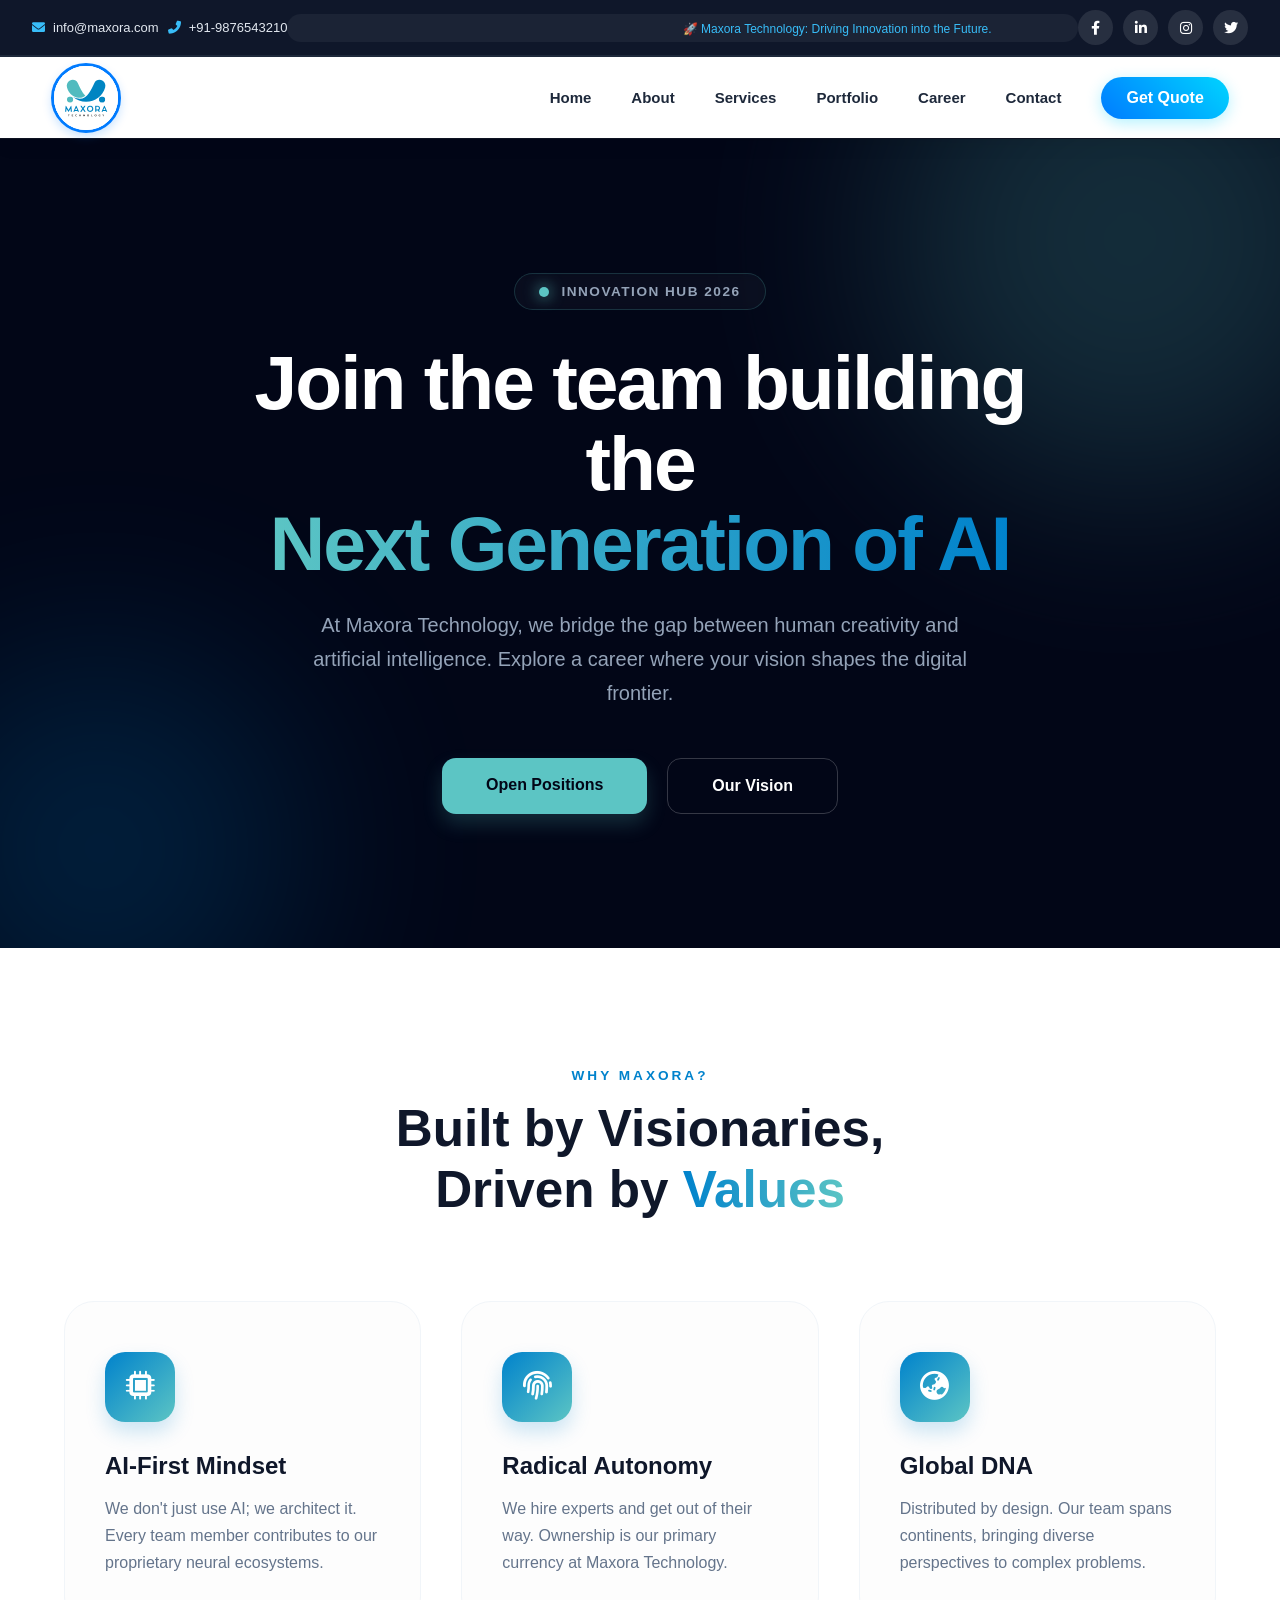
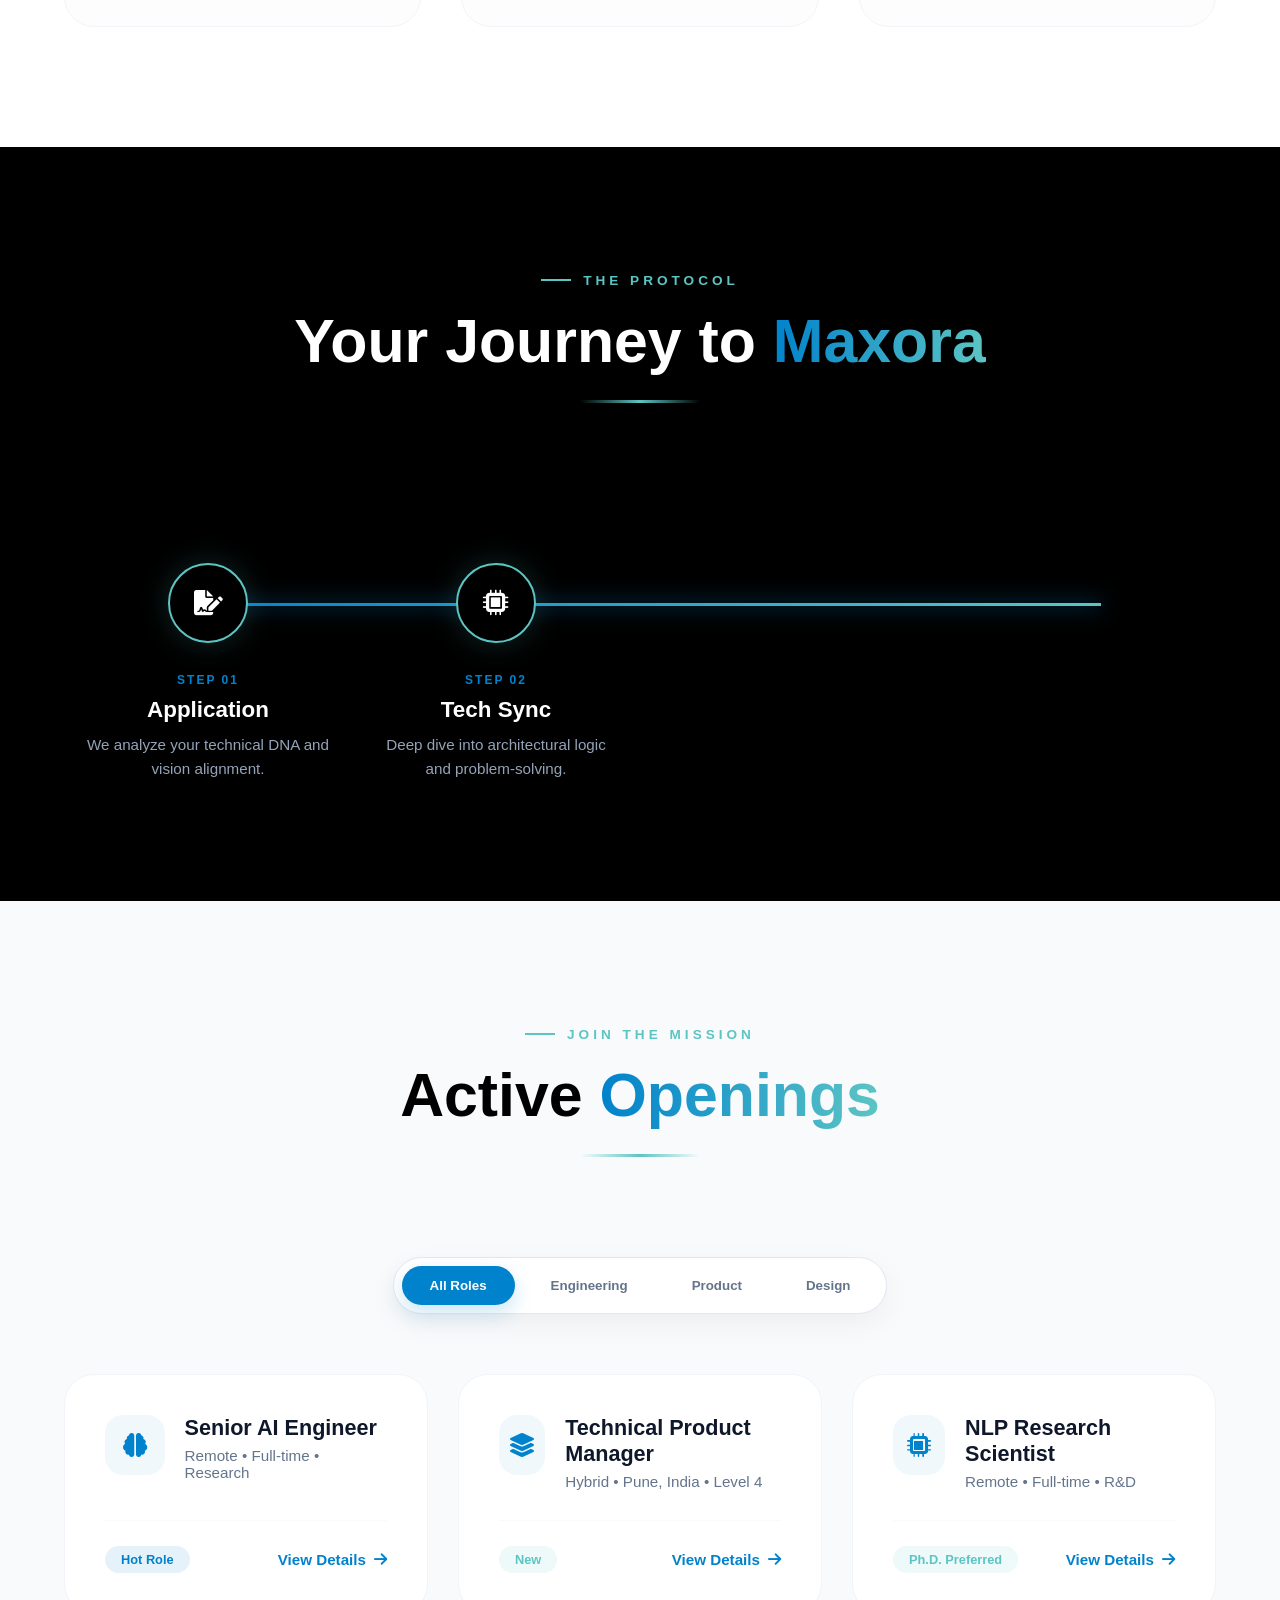
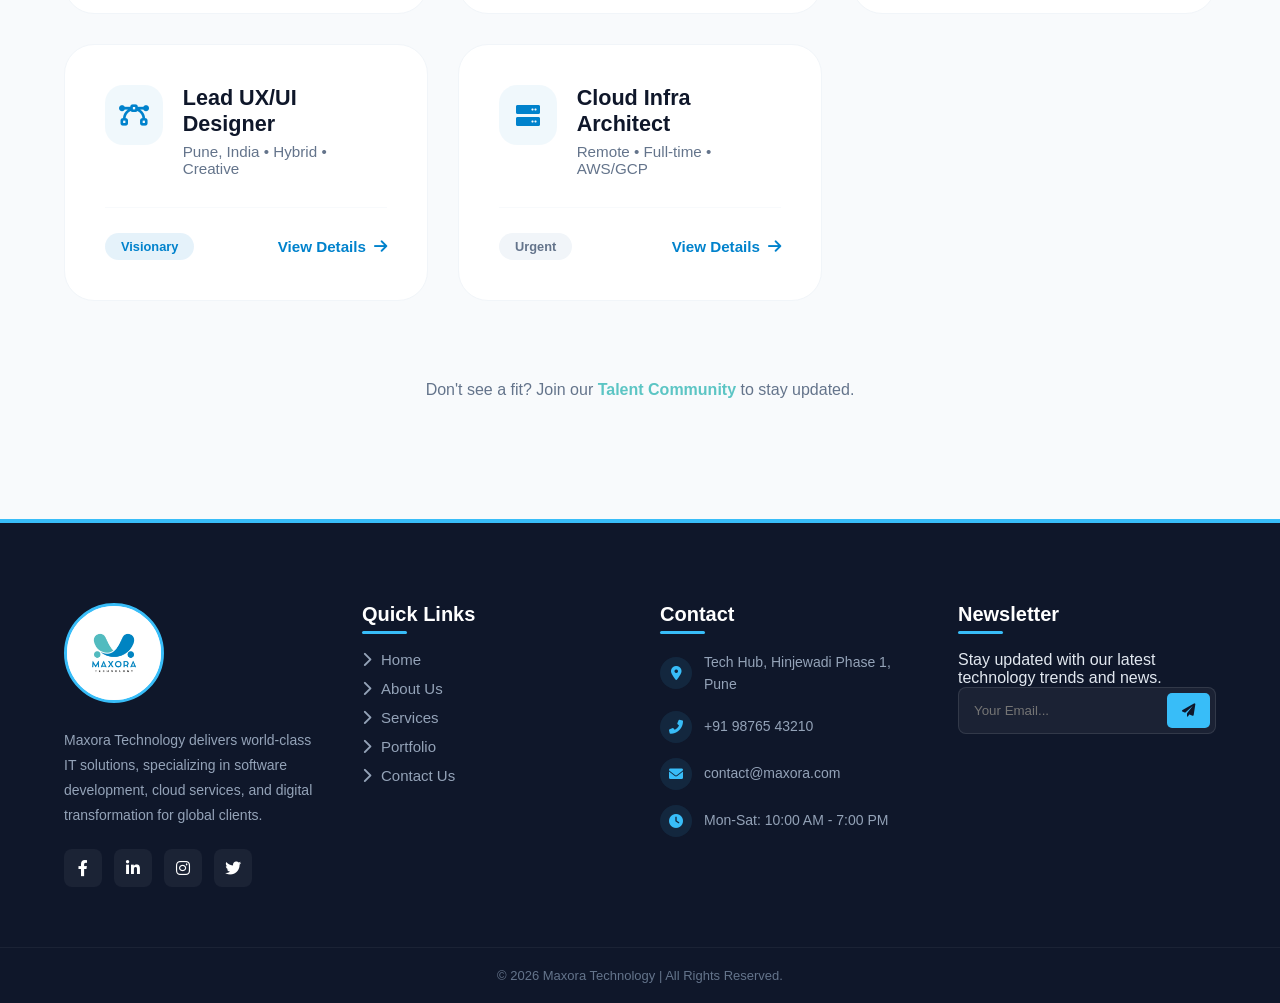
<file: careers.html>
<!DOCTYPE html>
<html lang="en">

<head>
    <meta charset="UTF-8">
    <meta name="viewport" content="width=device-width, initial-scale=1.0">
    <title>Maxora Technology</title>

    <link rel="stylesheet" href="https://cdnjs.cloudflare.com/ajax/libs/font-awesome/6.0.0/css/all.min.css">

   
    <link rel="stylesheet" href="careers.css">
</head>

<body>

    <div class="topbar">
        <div class="topbar-container">
            <div class="topbar-left">
                <a href="mailto:info@maxora.com"><i class="fas fa-envelope"></i> <span>info@maxora.com</span></a>
                <a href="tel:+919876543210"><i class="fas fa-phone-alt"></i> <span>+91-9876543210</span></a>
            </div>

            <div class="topbar-center">
                <div class="ticker-content">
                    <span class="ticker-item">🚀 Maxora Technology: Driving Innovation into the Future.</span>
                    <span class="ticker-item">💡 Get a Free Consultation for your IT projects today!</span>
                    <span class="ticker-item">🌟 Ranked #1 for Software Solutions in 2024.</span>
                </div>
            </div>

            <div class="topbar-right">
                <a href="#" class="social-icon facebook"><i class="fab fa-facebook-f"></i></a>
                <a href="#" class="social-icon linkedin"><i class="fab fa-linkedin-in"></i></a>
                <a href="#" class="social-icon instagram"><i class="fab fa-instagram"></i></a>
                <a href="#" class="social-icon twitter"><i class="fab fa-twitter"></i></a>
            </div>
        </div>
    </div>

   <nav class="main-navbar">
        <div class="nav-container">
            <a href="#" class="logo-wrapper">
                <div class="logo-circle">
                    <img src="Images/11.svg" alt="Logo">
                </div>
            </a>

            <button class="hamburger" id="hamburger" aria-label="Toggle Navigation">
                <span class="bar"></span>
                <span class="bar"></span>
                <span class="bar"></span>
            </button>

            <ul class="nav-menu" id="nav-menu">
                <li class="nav-item"><a href="index.html" class="nav-link">Home</a></li>
                <li class="nav-item"><a href="about.html" class="nav-link">About</a></li>
                <li class="nav-item"><a href="services.html" class="nav-link">Services</a></li>
                <li class="nav-item"><a href="portfolio.html" class="nav-link">Portfolio</a></li>
                <li class="nav-item"><a href="careers.html" class="nav-link">Career</a></li>
                <li class="nav-item"><a href="contact.html" class="nav-link">Contact</a></li>
                <li class="nav-item">
                    <a href="#quote" class="btn-quote">Get Quote</a>
                </li>
            </ul>
        </div>
    </nav>


<section class="mx-hero">
    <div class="mx-hero__visuals">
        <div class="mx-hero__orb mx-hero__orb--primary"></div>
        <div class="mx-hero__orb mx-hero__orb--secondary"></div>
    </div>
    
    <div class="mx-container mx-hero__inner">
        <div class="mx-hero__content">
            <div class="mx-hero__badge">
                <span class="mx-hero__pulse"></span>
                <span class="mx-hero__badge-text">Innovation Hub 2026</span>
            </div>
            
            <h1 class="mx-hero__title">
                Join the team building the <br>
                <span class="mx-hero__gradient-text">Next Generation of AI</span>
            </h1>
            
            <p class="mx-hero__subtitle">
                At Maxora Technology, we bridge the gap between human creativity and artificial intelligence. Explore a career where your vision shapes the digital frontier.
            </p>

            <div class="mx-hero__cta">
                <a href="#jobs" class="mx-btn mx-btn--mint">Open Positions</a>
                <a href="#vision" class="mx-btn mx-btn--outline">Our Vision</a>
            </div>
        </div>
    </div>
</section>

<section class="mx-values">
    <div class="mx-container">
        <div class="mx-values__header">
            <span class="mx-values__badge">Why Maxora?</span>
            <h2 class="mx-values__title">Built by Visionaries, <br>Driven by <span class="mx-text--gradient">Values</span></h2>
        </div>

        <div class="mx-values__grid">
            <div class="mx-value-card">
                <div class="mx-value-card__icon-box">
                    <i class="fas fa-microchip"></i>
                </div>
                <h3>AI-First Mindset</h3>
                <p>We don't just use AI; we architect it. Every team member contributes to our proprietary neural ecosystems.</p>
                <div class="mx-value-card__line"></div>
            </div>

            <div class="mx-value-card">
                <div class="mx-value-card__icon-box">
                    <i class="fas fa-fingerprint"></i>
                </div>
                <h3>Radical Autonomy</h3>
                <p>We hire experts and get out of their way. Ownership is our primary currency at Maxora Technology.</p>
                <div class="mx-value-card__line"></div>
            </div>

            <div class="mx-value-card">
                <div class="mx-value-card__icon-box">
                    <i class="fas fa-earth-asia"></i>
                </div>
                <h3>Global DNA</h3>
                <p>Distributed by design. Our team spans continents, bringing diverse perspectives to complex problems.</p>
                <div class="mx-value-card__line"></div>
            </div>
        </div>
    </div>
</section>

<!-- SECTION 3 ROADMAP -->

<section class="mx-roadmap-path">
    <div class="mx-container">
        
        <div class="mx-section-header">
            <div class="mx-header__tag">
                <span class="mx-tag__line"></span>
                <span class="mx-tag__text">The Protocol</span>
            </div>
            <h2 class="mx-section-title">
                Your Journey to <span class="mx-text--gradient">Maxora</span>
            </h2>
            <div class="mx-header__shimmer"></div>
        </div>

        <div class="mx-roadmap__wrapper">
            <div class="mx-roadmap__main-line">
                <div class="mx-roadmap__fill-line"></div>
            </div>

            <div class="mx-roadmap__node" style="--node-index: 0;">
                <div class="mx-roadmap__icon-container">
                    <div class="mx-roadmap__dot">
                        <i class="fas fa-file-signature"></i>
                    </div>
                </div>
                <div class="mx-roadmap__info">
                    <span class="mx-roadmap__num">Step 01</span>
                    <h4>Application</h4>
                    <p>We analyze your technical DNA and vision alignment.</p>
                </div>
            </div>

            <div class="mx-roadmap__node" style="--node-index: 1;">
                <div class="mx-roadmap__icon-container">
                    <div class="mx-roadmap__dot">
                        <i class="fas fa-microchip"></i>
                    </div>
                </div>
                <div class="mx-roadmap__info">
                    <span class="mx-roadmap__num">Step 02</span>
                    <h4>Tech Sync</h4>
                    <p>Deep dive into architectural logic and problem-solving.</p>
                </div>
            </div>

            <div class="mx-roadmap__node" style="--node-index: 2;">
                <div class="mx-roadmap__icon-container">
                    <div class="mx-roadmap__dot">
                        <i class="fas fa-brain"></i>
                    </div>
                </div>
                <div class="mx-roadmap__info">
                    <span class="mx-roadmap__num">Step 03</span>
                    <h4>Culture Fit</h4>
                    <p>Ensuring synergy in values and mission with our team.</p>
                </div>
            </div>

            <div class="mx-roadmap__node" style="--node-index: 3;">
                <div class="mx-roadmap__icon-container">
                    <div class="mx-roadmap__dot">
                        <i class="fas fa-rocket"></i>
                    </div>
                </div>
                <div class="mx-roadmap__info">
                    <span class="mx-roadmap__num">Step 04</span>
                    <h4>The Launch</h4>
                    <p>Onboarding into the ecosystem to build next-gen AI.</p>
                </div>
            </div>
        </div>
    </div>
</section>


<!-- -SECTION 4- JOB OPENINGS -- -->

<section class="mx-jobs" id="jobs">
    <div class="mx-container">
        
        <div class="mx-section-header">
            <div class="mx-header__tag">
                <span class="mx-tag__line"></span>
                <span class="mx-tag__text">Join the Mission</span>
            </div>
            <h2 class="mx-section-title">
                Active <span class="mx-text--gradient">Openings</span>
            </h2>
            <div class="mx-header__shimmer"></div>
        </div>

        <div class="mx-jobs__controls">
            <div class="mx-jobs__filter-wrapper">
                <button class="mx-filter-btn active" data-filter="all">All Roles</button>
                <button class="mx-filter-btn" data-filter="tech">Engineering</button>
                <button class="mx-filter-btn" data-filter="product">Product</button>
                <button class="mx-filter-btn" data-filter="design">Design</button>
            </div>
        </div>

        <div class="mx-jobs__grid">
            <div class="mx-job-card tech" data-category="tech">
                <div class="mx-job-card__inner">
                    <div class="mx-job-card__main">
                        <div class="mx-job-card__icon"><i class="fas fa-brain"></i></div>
                        <div class="mx-job-card__info">
                            <h3>Senior AI Engineer</h3>
                            <p>Remote • Full-time • Research</p>
                        </div>
                    </div>
                    <div class="mx-job-card__footer">
                        <span class="mx-tag mx-tag--hot">Hot Role</span>
                        <a href="#" class="mx-btn-apply">View Details <i class="fas fa-arrow-right"></i></a>
                    </div>
                </div>
            </div>

            <div class="mx-job-card product" data-category="product">
                <div class="mx-job-card__inner">
                    <div class="mx-job-card__main">
                        <div class="mx-job-card__icon"><i class="fas fa-layer-group"></i></div>
                        <div class="mx-job-card__info">
                            <h3>Technical Product Manager</h3>
                            <p>Hybrid • Pune, India • Level 4</p>
                        </div>
                    </div>
                    <div class="mx-job-card__footer">
                        <span class="mx-tag mx-tag--mint">New</span>
                        <a href="#" class="mx-btn-apply">View Details <i class="fas fa-arrow-right"></i></a>
                    </div>
                </div>
            </div>

            <div class="mx-job-card tech" data-category="tech">
                <div class="mx-job-card__inner">
                    <div class="mx-job-card__main">
                        <div class="mx-job-card__icon"><i class="fas fa-microchip"></i></div>
                        <div class="mx-job-card__info">
                            <h3>NLP Research Scientist</h3>
                            <p>Remote • Full-time • R&D</p>
                        </div>
                    </div>
                    <div class="mx-job-card__footer">
                        <span class="mx-tag mx-tag--mint">Ph.D. Preferred</span>
                        <a href="#" class="mx-btn-apply">View Details <i class="fas fa-arrow-right"></i></a>
                    </div>
                </div>
            </div>

            <div class="mx-job-card design" data-category="design">
                <div class="mx-job-card__inner">
                    <div class="mx-job-card__main">
                        <div class="mx-job-card__icon"><i class="fas fa-bezier-curve"></i></div>
                        <div class="mx-job-card__info">
                            <h3>Lead UX/UI Designer</h3>
                            <p>Pune, India • Hybrid • Creative</p>
                        </div>
                    </div>
                    <div class="mx-job-card__footer">
                        <span class="mx-tag mx-tag--hot">Visionary</span>
                        <a href="#" class="mx-btn-apply">View Details <i class="fas fa-arrow-right"></i></a>
                    </div>
                </div>
            </div>

            <div class="mx-job-card tech" data-category="tech">
                <div class="mx-job-card__inner">
                    <div class="mx-job-card__main">
                        <div class="mx-job-card__icon"><i class="fas fa-server"></i></div>
                        <div class="mx-job-card__info">
                            <h3>Cloud Infra Architect</h3>
                            <p>Remote • Full-time • AWS/GCP</p>
                        </div>
                    </div>
                    <div class="mx-job-card__footer">
                        <span class="mx-tag">Urgent</span>
                        <a href="#" class="mx-btn-apply">View Details <i class="fas fa-arrow-right"></i></a>
                    </div>
                </div>
            </div>

            <div class="mx-job-card tech" data-category="tech">
                <div class="mx-job-card__inner">
                    <div class="mx-job-card__main">
                        <div class="mx-job-card__icon"><i class="fas fa-shield-halved"></i></div>
                        <div class="mx-job-card__info">
                            <h3>AI Safety Lead</h3>
                            <p>Remote • Full-time • Governance</p>
                        </div>
                    </div>
                    <div class="mx-job-card__footer">
                        <span class="mx-tag mx-tag--mint">Critical</span>
                        <a href="#" class="mx-btn-apply">View Details <i class="fas fa-arrow-right"></i></a>
                    </div>
                </div>
            </div>
        </div>

        <div class="mx-jobs__talent-pool">
            <p>Don't see a fit? Join our <a href="#" class="mx-link--mint">Talent Community</a> to stay updated.</p>
        </div>
    </div>
</section>


<!-- =========================
Start Footer
========================= -->

<footer class="footer-section">
    <div class="footer-container">
        <div class="footer-column about-us">
            <div class="footer-logo-circle">
                <img src="Images/11.jpg.jpeg" alt="Maxora Logo">
            </div>
            <p class="company-desc">
                Maxora Technology delivers world-class IT solutions, specializing in software development, cloud services, and digital transformation for global clients.
            </p>
            <div class="social-box">
                <a href="#" class="s-icon fb"><i class="fab fa-facebook-f"></i></a>
                <a href="#" class="s-icon ln"><i class="fab fa-linkedin-in"></i></a>
                <a href="#" class="s-icon ig"><i class="fab fa-instagram"></i></a>
                <a href="#" class="s-icon tw"><i class="fab fa-twitter"></i></a>
            </div>
        </div>

        <div class="footer-column links-column">
            <h3 class="column-title">Quick Links</h3>
            <ul class="footer-links-list">
                <li><a href="index.html"><i class="fas fa-chevron-right"></i> Home</a></li>
                <li><a href="about.html"><i class="fas fa-chevron-right"></i> About Us</a></li>
                <li><a href="services.html"><i class="fas fa-chevron-right"></i> Services</a></li>
                <li><a href="portfolio.html"><i class="fas fa-chevron-right"></i> Portfolio</a></li>
                <li><a href="contact.html"><i class="fas fa-chevron-right"></i> Contact Us</a></li>
            </ul>
        </div>

        <div class="footer-column contact-column">
            <h3 class="column-title">Contact</h3>
            <div class="contact-box">
                <p><i class="fas fa-map-marker-alt"></i> Tech Hub, Hinjewadi Phase 1, Pune</p>
                <p><i class="fas fa-phone-alt"></i> +91 98765 43210</p>
                <p><i class="fas fa-envelope"></i> contact@maxora.com</p>
                <p><i class="fas fa-clock"></i> Mon-Sat: 10:00 AM - 7:00 PM</p>
            </div>
        </div>

        <div class="footer-column newsletter-column">
            <h3 class="column-title">Newsletter</h3>
            <p class="news-text">Stay updated with our latest technology trends and news.</p>
            <form class="footer-form" id="footer-newsletter">
                <div class="input-group">
                    <input type="email" placeholder="Your Email..." required>
                    <button type="submit" class="send-btn"><i class="fas fa-paper-plane"></i></button>
                </div>
            </form>
        </div>
    </div>

    <div class="footer-bottom">
        <p>&copy; 2026 Maxora Technology | All Rights Reserved.</p>
    </div>
</footer>

<!-- =========================
end Footer
========================= -->

    
    <script src="careers.js"></script>

</body>

</html>
</file>
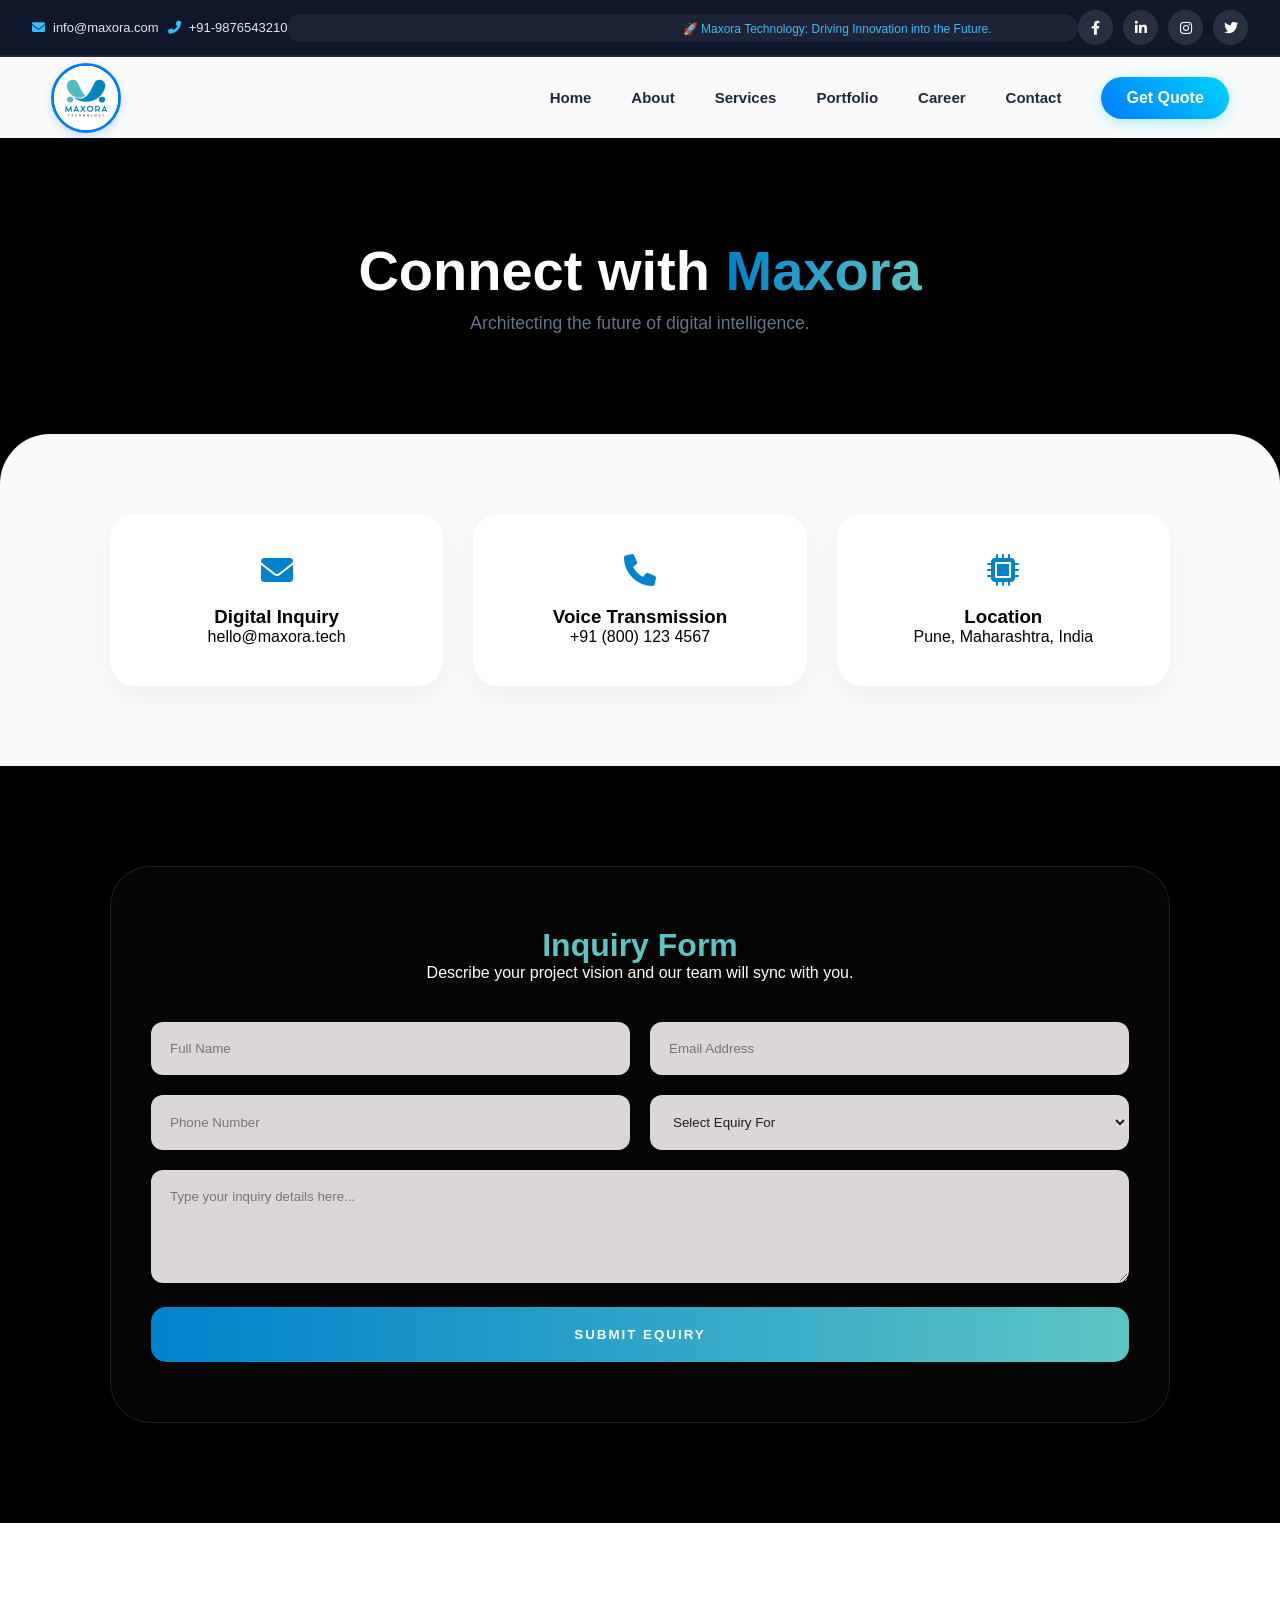
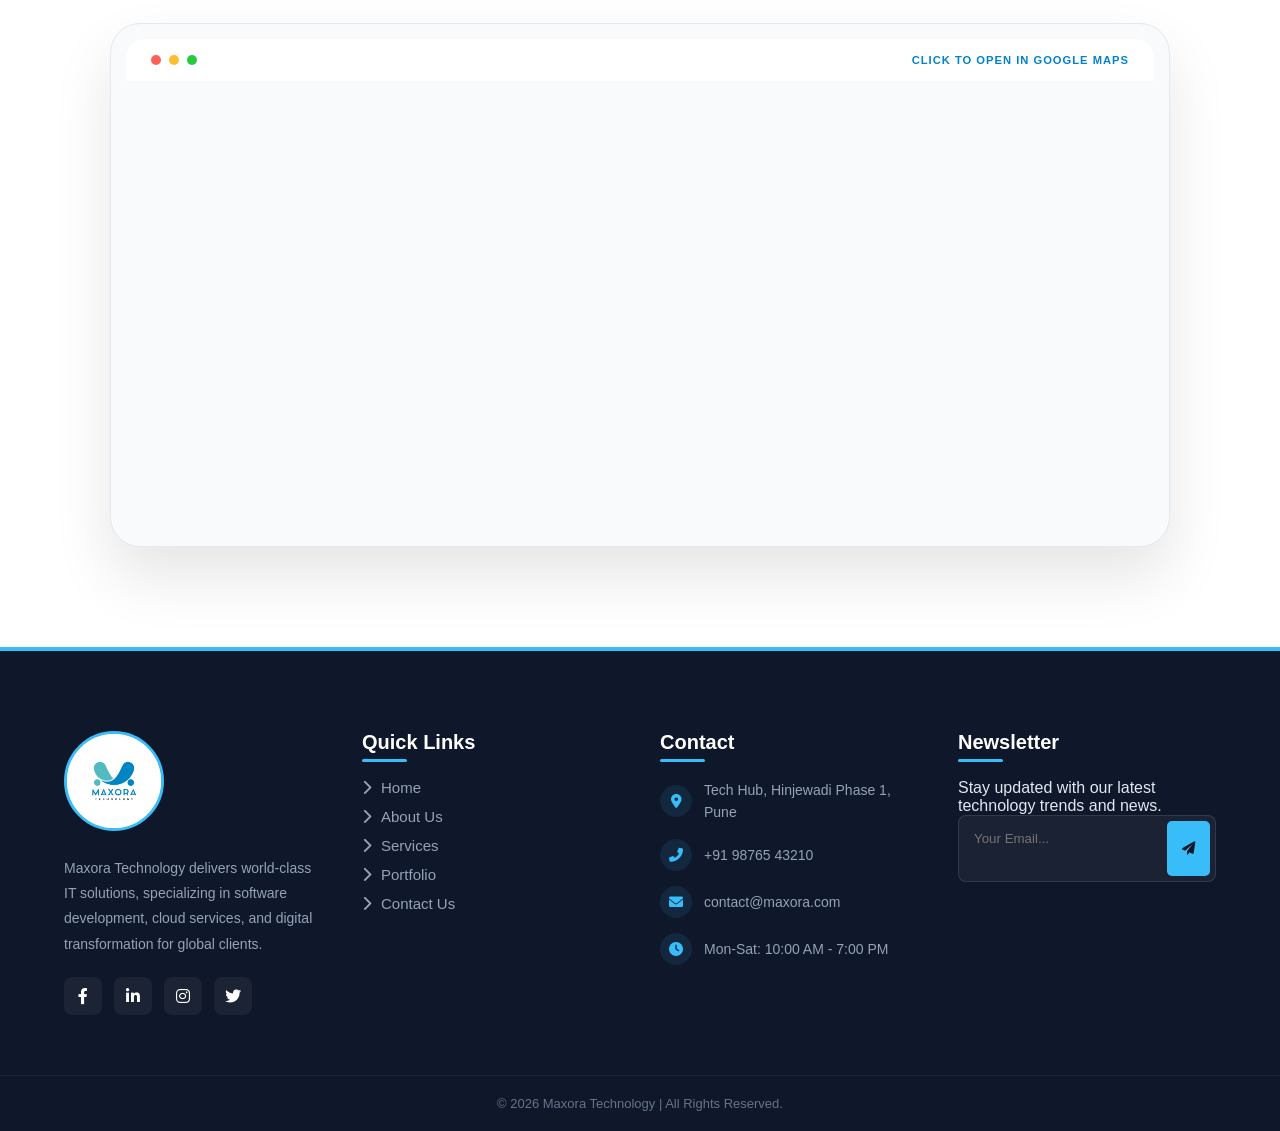
<file: contact.html>
<!DOCTYPE html>
<html lang="en">

<head>
    <meta charset="UTF-8">
    <meta name="viewport" content="width=device-width, initial-scale=1.0">
    <title>Maxora Technology</title>

    <link rel="stylesheet" href="https://cdnjs.cloudflare.com/ajax/libs/font-awesome/6.0.0/css/all.min.css">

    
    <link rel="stylesheet" href="contact.css">
</head>

<body>

    <div class="topbar">
        <div class="topbar-container">
            <div class="topbar-left">
                <a href="mailto:info@maxora.com"><i class="fas fa-envelope"></i> <span>info@maxora.com</span></a>
                <a href="tel:+919876543210"><i class="fas fa-phone-alt"></i> <span>+91-9876543210</span></a>
            </div>

            <div class="topbar-center">
                <div class="ticker-content">
                    <span class="ticker-item">🚀 Maxora Technology: Driving Innovation into the Future.</span>
                    <span class="ticker-item">💡 Get a Free Consultation for your IT projects today!</span>
                    <span class="ticker-item">🌟 Ranked #1 for Software Solutions in 2024.</span>
                </div>
            </div>

            <div class="topbar-right">
                <a href="#" class="social-icon facebook"><i class="fab fa-facebook-f"></i></a>
                <a href="#" class="social-icon linkedin"><i class="fab fa-linkedin-in"></i></a>
                <a href="#" class="social-icon instagram"><i class="fab fa-instagram"></i></a>
                <a href="#" class="social-icon twitter"><i class="fab fa-twitter"></i></a>
            </div>
        </div>
    </div>

   <nav class="main-navbar">
        <div class="nav-container">
            <a href="#" class="logo-wrapper">
                <div class="logo-circle">
                    <img src="Images/11.svg" alt="Logo">
                </div>
            </a>

            <button class="hamburger" id="hamburger" aria-label="Toggle Navigation">
                <span class="bar"></span>
                <span class="bar"></span>
                <span class="bar"></span>
            </button>

            <ul class="nav-menu" id="nav-menu">
                <li class="nav-item"><a href="index.html" class="nav-link">Home</a></li>
                <li class="nav-item"><a href="about.html" class="nav-link">About</a></li>
                <li class="nav-item"><a href="services.html" class="nav-link">Services</a></li>
                <li class="nav-item"><a href="portfolio.html" class="nav-link">Portfolio</a></li>
                <li class="nav-item"><a href="careers.html" class="nav-link">Career</a></li>
                <li class="nav-item"><a href="contact.html" class="nav-link">Contact</a></li>
                <li class="nav-item">
                    <a href="#quote" class="btn-quote">Get Quote</a>
                </li>
            </ul>
        </div>
    </nav>



  <header class="mx-hero">
        <div class="mx-container" data-aos="fade-down">
            <h1 class="mx-title">Connect with <span class="mx-gradient">Maxora</span></h1>
            <p class="mx-subtitle">Architecting the future of digital intelligence.</p>
        </div>
    </header>

    <section class="mx-details-sec">
        <div class="mx-container">
            <div class="mx-details-grid">
                <div class="mx-detail-card" data-aos="fade-up">
                    <i class="fas fa-envelope"></i>
                    <h3>Digital Inquiry</h3>
                    <p>hello@maxora.tech</p>
                </div>
                <div class="mx-detail-card" data-aos="fade-up" data-aos-delay="100">
                    <i class="fas fa-phone"></i>
                    <h3>Voice Transmission</h3>
                    <p>+91 (800) 123 4567</p>
                </div>
                <div class="mx-detail-card" data-aos="fade-up" data-aos-delay="200">
                    <i class="fas fa-microchip"></i>
                    <h3>Location</h3>
                    <p>Pune, Maharashtra, India</p>
                </div>
            </div>
        </div>
    </section>

    <section class="mx-form-sec">
        <div class="mx-container">
            <div class="mx-glass-wrapper" data-aos="zoom-in">
                <div class="mx-form-header">
                    <h2>Inquiry Form</h2>
                    <p>Describe your project vision and our team will sync with you.</p>
                </div>
                <form id="enquiry-form">
                    <div class="mx-input-row">
                        <input type="text" placeholder="Full Name" required>
                        <input type="email" placeholder="Email Address" required>
                    </div>
                    <div class="mx-input-row">
                        <input type="tel" placeholder="Phone Number" required>
                        <select required>
                            <option value="" disabled selected>Select Equiry For</option>
                            <option>APP Development</option>
                            <option>Web Development</option>
                            <option>UI/UX Development</option>
                            <option>AI Development</option>
                            <option>Cloud Infrastructure</option>
                            <option>Web Hosting</option>
                            <option>Strategic Partnership</option>
                        </select>
                    </div>
                    <textarea rows="5" placeholder="Type your inquiry details here..." required></textarea>
                    <button type="submit" class="mx-submit-btn">Submit Equiry</button>
                </form>
            </div>
        </div>
    </section>

    <section class="mx-map-sec">
    <div class="mx-container">
        <a href="https://www.google.com/maps/search/Pune+Maharashtra+India" target="_blank" class="mx-map-anchor">
            <div class="mx-map-frame" data-aos="fade-up">
                <div class="mx-map-header">
                    <div class="mx-window-dots">
                        <span class="dot red"></span>
                        <span class="dot yellow"></span>
                        <span class="dot green"></span>
                    </div>
                    <div class="mx-loc-text">CLICK TO OPEN IN GOOGLE MAPS</div>
                </div>
                <div class="mx-map-body">
                    <iframe 
                        src="https://www.google.com/maps/embed?pb=!1m18!1m12!1m3!1d121059.04712411542!2d73.78056588698944!3d18.5245451649646!2m3!1f0!2f0!3f0!3m2!1i1024!2i768!4f13.1!3m3!1m2!1s0x3bc2bf2e67414521%3A0xbd8680e909240431!2sPune%2C%20Maharashtra!5e0!3m2!1sen!2sin!4v1700000000000!5m2!1sen!2sin" 
                        allowfullscreen="" loading="lazy">
                    </iframe>
                </div>
            </div>
        </a>
    </div>
</section>

<script src="https://unpkg.com/aos@2.3.1/dist/aos.js"></script>



<!-- =========================
Start Footer
========================= -->

<footer class="footer-section">
    <div class="footer-container">
        <div class="footer-column about-us">
            <div class="footer-logo-circle">
                <img src="Images/11.jpg.jpeg" alt="Maxora Logo">
            </div>
            <p class="company-desc">
                Maxora Technology delivers world-class IT solutions, specializing in software development, cloud services, and digital transformation for global clients.
            </p>
            <div class="social-box">
                <a href="#" class="s-icon fb"><i class="fab fa-facebook-f"></i></a>
                <a href="#" class="s-icon ln"><i class="fab fa-linkedin-in"></i></a>
                <a href="#" class="s-icon ig"><i class="fab fa-instagram"></i></a>
                <a href="#" class="s-icon tw"><i class="fab fa-twitter"></i></a>
            </div>
        </div>

        <div class="footer-column links-column">
            <h3 class="column-title">Quick Links</h3>
            <ul class="footer-links-list">
                <li><a href="index.html"><i class="fas fa-chevron-right"></i> Home</a></li>
                <li><a href="about.html"><i class="fas fa-chevron-right"></i> About Us</a></li>
                <li><a href="services.html"><i class="fas fa-chevron-right"></i> Services</a></li>
                <li><a href="portfolio.html"><i class="fas fa-chevron-right"></i> Portfolio</a></li>
                <li><a href="contact.html"><i class="fas fa-chevron-right"></i> Contact Us</a></li>
            </ul>
        </div>

        <div class="footer-column contact-column">
            <h3 class="column-title">Contact</h3>
            <div class="contact-box">
                <p><i class="fas fa-map-marker-alt"></i> Tech Hub, Hinjewadi Phase 1, Pune</p>
                <p><i class="fas fa-phone-alt"></i> +91 98765 43210</p>
                <p><i class="fas fa-envelope"></i> contact@maxora.com</p>
                <p><i class="fas fa-clock"></i> Mon-Sat: 10:00 AM - 7:00 PM</p>
            </div>
        </div>

        <div class="footer-column newsletter-column">
            <h3 class="column-title">Newsletter</h3>
            <p class="news-text">Stay updated with our latest technology trends and news.</p>
            <form class="footer-form" id="footer-newsletter">
                <div class="input-group">
                    <input type="email" placeholder="Your Email..." required>
                    <button type="submit" class="send-btn"><i class="fas fa-paper-plane"></i></button>
                </div>
            </form>
        </div>
    </div>

    <div class="footer-bottom">
        <p>&copy; 2026 Maxora Technology | All Rights Reserved.</p>
    </div>
</footer>

<!-- =========================
end Footer
========================= -->


    <script src="contact.js"></script>

</body>

</html>
</file>
<file: careers.css>
/* --- Global Reset: Hi step khup mhatvachi ahe --- */
* {
    margin: 0;
    padding: 0;
    box-sizing: border-box;
}

body {
    margin: 0;
    padding: 0;
    overflow-x: hidden;
    /* Side space yeu naye mhanun */
}

/* --- Topbar Styling --- */
.topbar {
    background: #0f172a;
    color: #ffffff;
    padding: 10px 0;
    font-family: 'Poppins', sans-serif;
    border-bottom: 2px solid #1e293b;

    /* Varati jaga nko mhanun 0 settings */
    margin-top: 0 !important;
    position: relative;
    top: 0;

    /* Full Width */
    width: 100%;
    z-index: 1001;
}

.topbar-container {
    display: flex;
    justify-content: space-between;
    align-items: center;
    width: 95%;
    /* Content center madhe rahava mhanun */
    max-width: 100%;
    margin: 0 auto;
}

/* Left Section */
.topbar-left {
    display: flex;
    gap: 9px;
    flex-shrink: 0;
}

.topbar-left a {
    color: #e2e8f0;
    text-decoration: none;
    font-size: 13px;
    display: flex;
    align-items: center;
    gap: 8px;
    transition: 0.3s ease;
}

.topbar-left a i {
    color: #38bdf8;
}

/* Middle Section: Auto-Scrolling Ticker */
.topbar-center {
    flex: 1;
    overflow: hidden;
    white-space: nowrap;
    background: rgba(255, 255, 255, 0.05);
    border-radius: 30px;
    padding: 5px 0;
    position: relative;
}

.ticker-content {
    display: inline-block;
    animation: marquee 20s linear infinite;
    padding-left: 50%;
    /* Start smooth */
}

.ticker-item {
    display: inline-block;
    padding-right: 100px;
    font-size: 12px;
    font-weight: 500;
    color: #38bdf8;
    /* Ticker highlight color */
}

@keyframes marquee {
    0% {
        transform: translateX(0);
    }

    100% {
        transform: translateX(-100%);
    }
}

/* Right Section */
.topbar-right {
    display: flex;
    gap: 12px;
    flex-shrink: 0;
}

/* --- Colorful Social Icons --- */
.social-icon {
    color: #ffffff;
    font-size: 14px;
    width: 35px;
    height: 35px;
    background: rgba(255, 255, 255, 0.1);
    display: flex;
    align-items: center;
    justify-content: center;
    border-radius: 50%;
    transition: all 0.4s cubic-bezier(0.175, 0.885, 0.32, 1.275);
    text-decoration: none;
}

/* Facebook Hover */
.social-icon.facebook:hover {
    background: #1877F2;
    box-shadow: 0 0 15px #1877F2;
    transform: translateY(-5px) rotate(360deg);
}

/* LinkedIn Hover */
.social-icon.linkedin:hover {
    background: #0077B5;
    box-shadow: 0 0 15px #0077B5;
    transform: translateY(-5px) rotate(360deg);
}

/* Instagram Hover (Gradient) */
.social-icon.instagram:hover {
    background: radial-gradient(circle at 30% 107%, #fdf497 0%, #fdf497 5%, #fd5949 45%, #d6249f 60%, #285AEB 90%);
    box-shadow: 0 0 15px #d6249f;
    transform: translateY(-5px) rotate(360deg);
}

/* Twitter/X Hover */
.social-icon.twitter:hover {
    background: #1DA1F2;
    box-shadow: 0 0 15px #1DA1F2;
    transform: translateY(-5px) rotate(360deg);
}

/* Desktop Icon Spacing */
.topbar-right {
    display: flex;
    gap: 10px;
}

/* --- Responsive Desktop & Tablet (1024px) --- */
@media (max-width: 1024px) {
    .topbar-container {
        gap: 10px;
    }

    .ticker-item {
        font-size: 11px;
    }
}

/* --- Responsive Mobile (768px and below) --- */
@media (max-width: 768px) {
    .topbar {
        padding: 10px 15px;
    }

    .topbar-container {
        flex-direction: column;
        /* Mobile var ekamekaankhali stack hoil */
        gap: 12px;
        text-align: center;
    }

    .topbar-left {
        width: 100%;
        justify-content: center;
        gap: 15px;
    }

    .topbar-left a {
        font-size: 12px;
    }

    .topbar-center {
        width: 100%;
        margin: 0;
        background: rgba(56, 189, 248, 0.1);
        /* Subtle color for mobile ticker */
    }

    .topbar-right {
        width: 100%;
        justify-content: center;
    }

    .social-icon {
        width: 35px;
        height: 35px;
    }
}

/* Tiny Mobile Phones */
@media (max-width: 480px) {
    .topbar-left {
        flex-direction: column;
        /* Mobile var email ani phone ekamekaankhali */
        gap: 5px;
    }
}

/* --- Desktop & Large Screens (Default) --- */
.topbar-container {
    display: flex;
    justify-content: space-between;
    align-items: center;
    max-width: 1400px;
    margin: 0 auto;
    flex-wrap: nowrap;
    /* Desktop var ekach line madhe */
}

/* --- Tablets & Small Laptops (max-width: 1024px) --- */
@media (max-width: 1024px) {
    .topbar {
        padding: 8px 3%;
    }

    .topbar-left {
        gap: 12px;
    }

    .topbar-left a {
        font-size: 12px;
    }

    .ticker-item {
        font-size: 11px;
    }
}

/* --- Mobile Landscape & Large Phones (max-width: 768px) --- */
@media (max-width: 768px) {
    .topbar-container {
        flex-direction: column;
        /* Stack elements vertically */
        gap: 10px;
    }

    .topbar-left {
        order: 1;
        /* Contact info varti */
        width: 100%;
        justify-content: center;
        flex-wrap: wrap;
        /* Jar screen khup lahan asli tar icons khali yetil */
    }

    .topbar-center {
        order: 2;
        /* Ticker madhe */
        width: 100%;
        margin: 5px 0;
        border-radius: 10px;
        /* Mobile var thoda square look */
    }

    .topbar-right {
        order: 3;
        /* Social icons khali */
        width: 100%;
        justify-content: center;
    }
}

/* --- Small Mobile Phones (max-width: 480px) --- */
@media (max-width: 480px) {
    .topbar {
        padding: 10px 5px;
    }

    .topbar-left {
        flex-direction: column;
        /* Phone ani Email ekamekaankhali */
        gap: 6px;
    }

    .topbar-left a {
        font-size: 11px;
        justify-content: center;
    }

    /* Mobile var ticker cha speed thoda kami kela jene-karun vachayla sope hoil */
    .ticker-content {
        animation-duration: 15s;
    }

    .ticker-item {
        font-size: 10px;
        padding-right: 60px;
    }

    .social-icon {
        width: 30px;
        height: 30px;
        font-size: 12px;
    }
}

/* --- Extra Small Phones (max-width: 320px) --- */
@media (max-width: 320px) {
    .topbar-left a span {
        font-size: 10px;
        /* Khupach lahan screen sathi text size azun kami */
    }
}

/* =========================
start navbar
========================= */

/* --- Navbar Variables --- */
:root {
    --nav-bg: rgba(255, 255, 255, 0.98);                
    --primary-blue: #007bff;                
    --secondary-blue: #00d4ff;                
    --text-dark: #1e293b;                
    --transition: all 0.4s cubic-bezier(0.4, 0, 0.2, 1);
}

* {                
    margin: 0;                
    padding: 0;                
    box-sizing: border-box;                
}

.main-navbar {                
    background: var(--nav-bg);                
    backdrop-filter: blur(10px);                
    padding: 10px 0;                
    position: sticky;                
    top: 0;                
    z-index: 1000;                
    box-shadow: 0 4px 20px rgba(0, 0, 0, 0.08);                
}

.nav-container {                
    display: flex;                
    justify-content: space-between;                
    align-items: center;                
    width: 92%;                
    max-width: 1400px;                
    margin: 0 auto;                
    height: 61px;                
}

/* --- Circle Logo Styling --- */
.logo-circle {                
    width: 70px;                
    height: 70px;                
    border-radius: 50%;                
    border: 3px solid var(--primary-blue);                
    overflow: hidden;                
    background: #fff;                
    display: flex;                
    justify-content: center;                
    align-items: center;                
    transition: var(--transition);                
    box-shadow: 0 4px 10px rgba(0, 123, 255, 0.2);                
}

.logo-circle img {                
    width: 100%;                
    height: 140%;                
    object-fit: cover;                
    transform: scale(1.1);                
    transition: var(--transition);                
}

.logo-wrapper:hover .logo-circle {                
    transform: rotate(360deg);                
    border-color: var(--secondary-blue);                
}

/* --- Nav Links (Desktop) --- */
.nav-menu {                
    display: flex;                
    align-items: center;                
    list-style: none;                
    gap: 10px;                
}

.nav-link {                
    text-decoration: none;                
    color: var(--text-dark);                
    font-weight: 600;                
    font-size: 15px;                
    padding: 10px 15px;                
    position: relative;                
    transition: var(--transition);                
    font-family: sans-serif;                
}

.nav-link::after {                
    content: '';                
    position: absolute;                
    bottom: 0;                
    left: 50%;                
    width: 0;                
    height: 2px;                
    background: var(--primary-blue);                
    transition: var(--transition);                
    transform: translateX(-50%);                
}

.nav-link:hover::after {                
    width: 70%;                
}

.nav-link:hover {                
    color: var(--primary-blue);                
}

/* --- Get Quote Button --- */
.btn-quote {                
    background: linear-gradient(45deg, var(--primary-blue), var(--secondary-blue));                
    color: #fff !important;                
    padding: 12px 25px;                
    border-radius: 50px;                
    text-decoration: none;                
    font-weight: 700;                
    margin-left: 15px;                
    box-shadow: 0 4px 15px rgba(0, 212, 255, 0.3);                
    transition: var(--transition);                
    display: inline-block;                
    font-family: sans-serif;                
}

.btn-quote:hover {                
    transform: translateY(-3px);                
    box-shadow: 0 8px 25px rgba(0, 212, 255, 0.5);                
}

/* --- Hamburger Mobile Menu --- */
.hamburger {                
    display: none;                
    cursor: pointer;                
    z-index: 1002 !important; /* Clickable असण्यासाठी Z-index */                
    background: none;                
    border: none;                
    position: relative;                
}

.bar {                
    display: block;                
    width: 28px;                
    height: 3px;                
    margin: 5px 0;                
    background: var(--text-dark);                
    transition: var(--transition);                
    border-radius: 3px;                
}

/* --- Mobile Responsive (Max-width: 1024px) --- */
/* --- Mobile Responsive (Max-width: 1024px) --- */
@media (max-width: 1024px) {                
    .hamburger {                
        display: block;                
    }                

    /* Hamburger Animation to X */
    .hamburger.active .bar:nth-child(2) {                
        opacity: 0;                
    }                

    .hamburger.active .bar:nth-child(1) {                
        transform: translateY(8px) rotate(45deg);                
    }                

    .hamburger.active .bar:nth-child(3) {                
        transform: translateY(-8px) rotate(-45deg);                
    }                

    /* --- Mobile Menu Container (Animation) --- */
    .nav-menu {                
        position: fixed;                
        top: -100vh; /* सुरुवातीला स्क्रीनच्या वर लपवा */                
        left: 0;                
        width: 100%;                
        height: 100vh; /* पूर्ण स्क्रीन उंची */                
        background: #fff;                
        flex-direction: column;                
        justify-content: center;                
        align-items: center;                
        
        /* Smooth Sliding Animation */                
        transition: top 0.5s ease-in-out !important;                
        z-index: 1001 !important; /* लोगो आणि बँनरच्या वर */                
        padding-top: 60px;                
    }                

    /* --- सुधारित Active state --- */
    .nav-menu.active {                
        /* या आधी top: 0 !important; होते, ते बदलून खालीलप्रमाणे करा */
        top: -70px !important; /* लिंक्स आणि बटण वर सरकवण्यासाठी हे व्हॅल्यू अ‍ॅडजस्ट करा (उदा. -30px, -50px) */
    }                

    .nav-item {                
        margin: 5px 0; /* लिंक्समधील अंतर कमी केले */                
    }                

    .nav-link {                
        font-size: 22px; /* मोबाईलसाठी फॉन्ट साईझ */                
        display: block;                
        padding: 10px;                
        color: var(--text-dark);                
    }                

    .btn-quote {                
        margin: 20px 0 0 0;                
        font-size: 18px;                
        display: block; /* बटण लिंक्सच्या खाली दिसेल */
    }                
}

/* =========================
end navbar
========================= */

:root {
    --mx-azure: #0082cc;
    --mx-mint: #5cc5c4;
    --mx-dark: #020617;
    --mx-white: #ffffff;
    --mx-text-dim: #94a3b8;
}

* {
    margin: 0;
    padding: 0;
    box-sizing: border-box;
}

body {
    font-family: 'Plus Jakarta Sans', sans-serif;
    background-color: var(--mx-white);
    overflow-x: hidden;
}

/* SECTION 1: HERO MISSION */
.mx-hero {
    position: relative;
    background-color: var(--mx-dark);
    min-height: 90vh;
    display: flex;
    align-items: center;
    overflow: hidden;
    padding: 80px 0;
    border-top: 1px solid rgba(255, 255, 255, 0.05);
}

.mx-hero__visuals {
    position: absolute;
    width: 100%;
    height: 100%;
    top: 0;
    left: 0;
    pointer-events: none;
}

.mx-hero__orb {
    position: absolute;
    border-radius: 50%;
    filter: blur(100px);
    opacity: 0.2;
}

.mx-hero__orb--primary {
    width: 500px;
    height: 500px;
    background: var(--mx-mint);
    top: -150px;
    right: -100px;
}

.mx-hero__orb--secondary {
    width: 400px;
    height: 400px;
    background: var(--mx-azure);
    bottom: -100px;
    left: -100px;
}

.mx-container {
    max-width: 1200px;
    margin: 0 auto;
    padding: 0 24px;
    position: relative;
    z-index: 10;
}

.mx-hero__content {
    max-width: 850px;
    margin: 0 auto;
    text-align: center;
}

/* BADGE STYLING */
.mx-hero__badge {
    display: inline-flex;
    align-items: center;
    gap: 12px;
    padding: 10px 24px;
    background: rgba(255, 255, 255, 0.03);
    border: 1px solid rgba(92, 197, 196, 0.2);
    border-radius: 100px;
    margin-bottom: 32px;
    backdrop-filter: blur(4px);
}

.mx-hero__pulse {
    width: 10px;
    height: 10px;
    background: var(--mx-mint);
    border-radius: 50%;
    box-shadow: 0 0 15px var(--mx-mint);
    animation: mx-blink 2s infinite;
}

.mx-hero__badge-text {
    color: var(--mx-text-dim);
    font-size: 0.85rem;
    font-weight: 700;
    letter-spacing: 1.5px;
    text-transform: uppercase;
}

/* TYPOGRAPHY */
.mx-hero__title {
    font-size: clamp(2.5rem, 8vw, 4.8rem);
    font-weight: 800;
    color: var(--mx-white);
    line-height: 1.05;
    margin-bottom: 24px;
    letter-spacing: -2px;
}

.mx-hero__gradient-text {
    background: linear-gradient(90deg, var(--mx-mint), var(--mx-azure), #ffffff);
    background-size: 200% auto;
    -webkit-background-clip: text;
    -webkit-text-fill-color: transparent;
    animation: mx-gradient-flow 4s linear infinite;
}

.mx-hero__subtitle {
    font-size: 1.25rem;
    color: var(--mx-text-dim);
    max-width: 680px;
    margin: 0 auto 48px;
    line-height: 1.7;
}

/* BUTTONS */
.mx-hero__cta {
    display: flex;
    justify-content: center;
    gap: 20px;
}

.mx-btn {
    padding: 18px 44px;
    border-radius: 14px;
    font-weight: 800;
    text-decoration: none;
    font-size: 1rem;
    transition: all 0.4s cubic-bezier(0.175, 0.885, 0.32, 1.275);
}

.mx-btn--mint {
    background: var(--mx-mint);
    color: var(--mx-dark);
    box-shadow: 0 10px 20px rgba(92, 197, 196, 0.2);
}

.mx-btn--mint:hover {
    transform: translateY(-6px);
    box-shadow: 0 15px 30px rgba(92, 197, 196, 0.4);
}

.mx-btn--outline {
    border: 1px solid rgba(255, 255, 255, 0.2);
    color: var(--mx-white);
}

.mx-btn--outline:hover {
    background: rgba(255, 255, 255, 0.05);
    border-color: var(--mx-white);
    transform: translateY(-3px);
}

/* ANIMATIONS */
@keyframes mx-blink {
    50% { opacity: 0.4; transform: scale(1.2); }
}

@keyframes mx-gradient-flow {
    0% { background-position: 0% center; }
    100% { background-position: 200% center; }
}

/* RESPONSIVE */
@media (max-width: 768px) {
    .mx-hero__cta {
        flex-direction: column;
        padding: 0 40px;
    }
    .mx-hero__title {
        font-size: 2.8rem;
    }
    .mx-btn {
        width: 100%;
        text-align: center;
    }
}

/* SECTION 2: VALUES */
.mx-values {
    background-color: #ffffff;
    padding: 120px 0;
    position: relative;
}

.mx-values__header {
    text-align: center;
    margin-bottom: 80px;
}

.mx-values__badge {
    color: var(--mx-azure);
    font-weight: 800;
    text-transform: uppercase;
    letter-spacing: 3px;
    font-size: 0.85rem;
    display: block;
    margin-bottom: 15px;
}

.mx-values__title {
    font-size: clamp(2.2rem, 5vw, 3.2rem);
    color: #0f172a;
    font-weight: 800;
    line-height: 1.2;
}

.mx-values__grid {
    display: grid;
    grid-template-columns: repeat(auto-fit, minmax(300px, 1fr));
    gap: 40px;
}

.mx-value-card {
    padding: 50px 40px;
    background: #fdfdfd;
    border-radius: 30px;
    border: 1px solid #f1f5f9;
    transition: all 0.5s cubic-bezier(0.175, 0.885, 0.32, 1.275);
    position: relative;
    opacity: 0; /* Handled by JS */
    transform: translateY(40px); /* Handled by JS */
}

.mx-value-card:hover {
    transform: translateY(-15px);
    box-shadow: 0 40px 70px rgba(15, 23, 42, 0.08);
    border-color: rgba(92, 197, 196, 0.3);
}

.mx-value-card__icon-box {
    width: 70px;
    height: 70px;
    background: linear-gradient(135deg, var(--mx-azure), var(--mx-mint));
    border-radius: 20px;
    display: flex;
    align-items: center;
    justify-content: center;
    color: white;
    font-size: 1.8rem;
    margin-bottom: 30px;
    box-shadow: 0 10px 20px rgba(0, 130, 204, 0.2);
}

.mx-value-card h3 {
    font-size: 1.5rem;
    color: #0f172a;
    margin-bottom: 15px;
    font-weight: 700;
}

.mx-value-card p {
    color: #64748b;
    line-height: 1.7;
    font-size: 1rem;
}

/* Elegant Gradient Line */
.mx-value-card__line {
    position: absolute;
    bottom: 0;
    left: 40px;
    right: 40px;
    height: 4px;
    background: linear-gradient(90deg, var(--mx-azure), var(--mx-mint));
    border-radius: 2px 2px 0 0;
    transform: scaleX(0);
    transition: transform 0.4s ease;
}

.mx-value-card:hover .mx-value-card__line {
    transform: scaleX(1);
}

/* Mobile Adjustments */
@media (max-width: 768px) {
    .mx-values { padding: 80px 0; }
    .mx-values__grid { padding: 0 10px; }
}

/* SECTION 3: ROADMAP  */

:root {
    --mx-azure: #0082cc;
    --mx-mint: #5cc5c4;
    --mx-black: #000000;
    --mx-white: #ffffff;
}

/* Section Container */
.mx-roadmap-path {
    background-color: var(--mx-black);
    padding: 120px 0;
    color: var(--mx-white);
    overflow: hidden;
}

/* --- UNIFIED HEADING STYLES --- */
.mx-section-header {
    text-align: center;
    margin-bottom: 100px;
}

.mx-header__tag {
    display: inline-flex;
    align-items: center;
    gap: 12px;
    margin-bottom: 20px;
}

.mx-tag__line {
    width: 30px;
    height: 2px;
    background: var(--mx-mint);
}

.mx-tag__text {
    color: var(--mx-mint);
    text-transform: uppercase;
    letter-spacing: 4px;
    font-size: 0.85rem;
    font-weight: 800;
}

.mx-section-title {
    font-size: clamp(2.5rem, 6vw, 3.8rem);
    font-weight: 900;
    line-height: 1.1;
}

.mx-text--gradient {
    background: linear-gradient(90deg, var(--mx-azure), var(--mx-mint));
    -webkit-background-clip: text;
    -webkit-text-fill-color: transparent;
}

.mx-header__shimmer {
    width: 120px;
    height: 3px;
    background: linear-gradient(90deg, transparent, var(--mx-mint), transparent);
    margin: 25px auto 0;
    animation: sweep 3s infinite linear;
}

@keyframes sweep {
    0% { transform: translateX(-50px); opacity: 0; }
    50% { opacity: 1; }
    100% { transform: translateX(50px); opacity: 0; }
}

/* --- ROADMAP CONTENT STYLES --- */
.mx-roadmap__wrapper {
    position: relative;
    display: flex;
    justify-content: space-between;
    padding-top: 60px;
}

.mx-roadmap__main-line {
    position: absolute;
    top: 100px; /* Aligned with icon center */
    left: 10%;
    right: 10%;
    height: 3px;
    background: rgba(255, 255, 255, 0.05);
    z-index: 1;
}

.mx-roadmap__fill-line {
    width: 0%; 
    height: 100%;
    background: linear-gradient(90deg, var(--mx-azure), var(--mx-mint));
    box-shadow: 0 0 20px var(--mx-azure);
    transition: width 2s cubic-bezier(0.4, 0, 0.2, 1);
}

.mx-roadmap__node {
    position: relative;
    z-index: 5;
    flex: 1;
    text-align: center;
    opacity: 0;
    transform: translateY(30px);
    transition: all 0.8s ease;
}

.mx-roadmap__node.active {
    opacity: 1;
    transform: translateY(0);
}

.mx-roadmap__dot {
    width: 80px;
    height: 80px;
    background: #0a0a0a;
    border: 2px solid rgba(255, 255, 255, 0.1);
    border-radius: 50%;
    display: flex;
    align-items: center;
    justify-content: center;
    margin: 0 auto 30px;
    font-size: 1.6rem;
    color: #444;
    transition: all 0.5s ease;
}

.mx-roadmap__node.active .mx-roadmap__dot {
    border-color: var(--mx-mint);
    color: var(--mx-white);
    box-shadow: 0 0 30px rgba(92, 197, 196, 0.2);
    background: var(--mx-black);
}

.mx-roadmap__num {
    color: var(--mx-azure);
    font-weight: 800;
    font-size: 0.75rem;
    text-transform: uppercase;
    letter-spacing: 2px;
    display: block;
    margin-bottom: 10px;
}

.mx-roadmap__info h4 {
    font-size: 1.4rem;
    margin-bottom: 10px;
}

.mx-roadmap__info p {
    color: #94a3b8;
    font-size: 0.95rem;
    line-height: 1.6;
    padding: 0 20px;
}

/* Responsive Logic */
@media (max-width: 992px) {
    .mx-roadmap__wrapper { flex-direction: column; padding-left: 20px; }
    .mx-roadmap__main-line { left: 58px; top: 0; bottom: 0; width: 3px; height: 100%; }
    .mx-roadmap__fill-line { width: 100%; height: 0%; }
    .mx-roadmap__node { display: flex; text-align: left; gap: 30px; margin-bottom: 50px; }
    .mx-roadmap__dot { margin: 0; flex-shrink: 0; }
}

/* JOB LISTING SECTION */

:root {
    --mx-azure: #0082cc;
    --mx-mint: #5cc5c4;
    --mx-dark-blue: #0f172a;
    --mx-slate: #64748b;
    --mx-light-bg: #f8fafc;
}

.mx-jobs {
    background-color: var(--mx-light-bg);
    padding: 120px 0;
}

/* --- FILTER CONTROLS --- */
.mx-jobs__controls {
    display: flex;
    justify-content: center;
    margin-bottom: 60px;
}

.mx-jobs__filter-wrapper {
    background: #ffffff;
    padding: 8px;
    border-radius: 100px;
    display: flex;
    gap: 8px;
    box-shadow: 0 10px 30px rgba(0,0,0,0.05);
    border: 1px solid #e2e8f0;
}

.mx-filter-btn {
    padding: 12px 28px;
    border: none;
    background: transparent;
    border-radius: 100px;
    font-weight: 700;
    color: var(--mx-slate);
    cursor: pointer;
    transition: all 0.3s cubic-bezier(0.4, 0, 0.2, 1);
}

.mx-filter-btn.active {
    background: var(--mx-azure);
    color: #ffffff;
    box-shadow: 0 8px 20px rgba(0, 130, 204, 0.2);
}

/* --- JOB GRID & CARDS --- */
.mx-jobs__grid {
    display: grid;
    grid-template-columns: repeat(auto-fill, minmax(350px, 1fr));
    gap: 30px;
}

.mx-job-card {
    opacity: 0;
    transform: translateY(30px);
    transition: all 0.6s cubic-bezier(0.23, 1, 0.32, 1);
}

.mx-job-card__inner {
    background: #ffffff;
    border-radius: 30px;
    padding: 40px;
    height: 100%;
    border: 1px solid #f1f5f9;
    display: flex;
    flex-direction: column;
    justify-content: space-between;
    transition: all 0.4s ease;
}

.mx-job-card__inner:hover {
    transform: translateY(-12px);
    border-color: var(--mx-mint);
    box-shadow: 0 30px 60px rgba(0, 130, 204, 0.08);
}

.mx-job-card__main {
    display: flex;
    gap: 20px;
    margin-bottom: 30px;
}

.mx-job-card__icon {
    width: 60px;
    height: 60px;
    background: rgba(0, 130, 204, 0.06);
    border-radius: 18px;
    display: flex;
    align-items: center;
    justify-content: center;
    font-size: 1.5rem;
    color: var(--mx-azure);
}

.mx-job-card__info h3 {
    color: var(--mx-dark-blue);
    font-size: 1.35rem;
    margin-bottom: 6px;
    font-weight: 800;
}

.mx-job-card__info p {
    color: var(--mx-slate);
    font-size: 0.95rem;
}

.mx-job-card__footer {
    display: flex;
    justify-content: space-between;
    align-items: center;
    padding-top: 25px;
    border-top: 1px solid #f8fafc;
}

.mx-tag {
    background: #f1f5f9;
    color: var(--mx-slate);
    padding: 6px 16px;
    border-radius: 100px;
    font-size: 0.8rem;
    font-weight: 700;
}

.mx-tag--hot { background: rgba(0, 130, 204, 0.1); color: var(--mx-azure); }
.mx-tag--mint { background: rgba(92, 197, 196, 0.1); color: var(--mx-mint); }

.mx-btn-apply {
    color: var(--mx-azure);
    font-weight: 800;
    text-decoration: none;
    font-size: 0.95rem;
    display: flex;
    align-items: center;
    gap: 8px;
    transition: 0.3s;
}

.mx-btn-apply:hover { gap: 12px; }

.mx-jobs__talent-pool {
    text-align: center;
    margin-top: 80px;
    color: var(--mx-slate);
}

.mx-link--mint {
    color: var(--mx-mint);
    text-decoration: none;
    font-weight: 800;
    border-bottom: 2px solid transparent;
}

.mx-link--mint:hover { border-bottom-color: var(--mx-mint); }

/* --- MOBILE RESPONSIVENESS --- */
@media (max-width: 768px) {
    .mx-jobs__filter-wrapper { width: 100%; overflow-x: auto; white-space: nowrap; padding: 10px; }
    .mx-jobs__grid { grid-template-columns: 1fr; }
}


/* =========================
start footer
========================= */

/* --- Footer Styling --- */
.footer-section {
    background: #0f172a;
    /* Deep Navy Theme */
    color: #e2e8f0;
    padding: 80px 0 20px;
    font-family: 'Poppins', sans-serif;
    border-top: 4px solid #38bdf8;
}

.footer-container {
    width: 90%;
    max-width: 1400px;
    margin: 0 auto;
    display: grid;
    grid-template-columns: repeat(4, 1fr);
    /* 4 Columns Desktop */
    gap: 40px;
}

/* --- Logo Circle --- */
.footer-logo-circle {
    width: 100px;
    height: 100px;
    border-radius: 50%;
    border: 3px solid #38bdf8;
    overflow: hidden;
    background: #fff;
    margin-bottom: 25px;
    transition: transform 0.5s ease;
}

.footer-logo-circle img {
    /* Image poorn dabba cover karel */
    width: 100%;
    height: 100%;

    /* Image stretch hou naye mhanun he khup mhatvache ahe */
    object-fit: cover;

    /* Image thodi 'Zoom' karun mothi dakhvanyasathi ha best pariway ahe */
    transform: scale(1.1);

    /* Image center la alignment sathi */
    display: block;
    transition: transform 0.5s ease;
}

/* Hover kelyavar image thodi zoom-out kiva rotate karu shakta */
.footer-logo-circle:hover img {
    transform: scale(1.2);
    /* Hover var azun thodi mothi hoil */
}

.footer-logo-circle:hover {
    transform: scale(1.1) rotate(5deg);
}

.company-desc {
    font-size: 14px;
    line-height: 1.8;
    color: #94a3b8;
    margin-bottom: 20px;
}

/* --- Social Icons --- */
.social-box {
    display: flex;
    gap: 12px;
}

.s-icon {
    width: 38px;
    height: 38px;
    background: rgba(255, 255, 255, 0.05);
    display: flex;
    align-items: center;
    justify-content: center;
    border-radius: 8px;
    color: #fff;
    text-decoration: none;
    transition: 0.4s ease;
}

.s-icon:hover {
    background: #38bdf8;
    color: #0f172a;
    transform: translateY(-5px);
}

/* --- Column Titles --- */
.column-title {
    font-size: 20px;
    color: #fff;
    margin-bottom: 30px;
    position: relative;
}

.column-title::after {
    content: '';
    position: absolute;
    bottom: -10px;
    left: 0;
    width: 50px;
    height: 3px;
    background: #38bdf8;
}

/* --- List Links --- */
.footer-links-list {
    list-style: none;
}

.footer-links-list li {
    margin-bottom: 12px;
}

.footer-links-list li a {
    color: #94a3b8;
    text-decoration: none;
    transition: 0.3s;
    font-size: 15px;
    display: flex;
    align-items: center;
    gap: 10px;
}

.footer-links-list li a:hover {
    color: #38bdf8;
    padding-left: 8px;
}

/* --- Newsletter Form --- */
.input-group {
    display: flex;
    background: rgba(255, 255, 255, 0.05);
    padding: 5px;
    border-radius: 8px;
    border: 1px solid rgba(255, 255, 255, 0.1);
}

.input-group input {
    background: transparent;
    border: none;
    padding: 10px;
    color: #fff;
    flex: 1;
    outline: none;
}

.send-btn {
    background: #38bdf8;
    border: none;
    color: #0f172a;
    padding: 10px 15px;
    border-radius: 5px;
    cursor: pointer;
    transition: 0.3s;
}

.send-btn:hover {
    background: #fff;
}

/* --- Bottom Copyright --- */
.footer-bottom {
    text-align: center;
    margin-top: 60px;
    padding-top: 20px;
    border-top: 1px solid rgba(255, 255, 255, 0.05);
    font-size: 13px;
    color: #64748b;
}

/* --- Responsive (Mobile Friendly) --- */
@media (max-width: 1024px) {
    .footer-container {
        grid-template-columns: repeat(2, 1fr);
    }
}

@media (max-width: 600px) {
    .footer-container {
        grid-template-columns: 1fr;
        text-align: center;
    }

    .footer-logo-circle,
    .social-box,
    .column-title::after {
        margin-left: auto;
        margin-right: auto;
    }

    .footer-links-list li a {
        justify-content: center;
    }
}

/* Contact Column Styling */
.contact-column {
    display: flex;
    flex-direction: column;
}

.column-title {
    font-size: 20px;
    color: #ffffff;
    margin-bottom: 25px;
    font-weight: 600;
    position: relative;
}

/* Title chya khali blue line sathi */
.column-title::after {
    content: '';
    position: absolute;
    bottom: -8px;
    left: 0;
    width: 45px;
    height: 3px;
    background: #38bdf8;
    /* Blue accent color */
    border-radius: 2px;
}

.contact-box {
    display: flex;
    flex-direction: column;
    gap: 15px;
    /* Pratyek line madhe space */
}

.contact-box p {
    font-size: 14px;
    line-height: 1.6;
    color: #94a3b8;
    /* Subtle gray-white color */
    display: flex;
    align-items: center;
    /* Icon ani text ekach line madhe */
    gap: 12px;
    /* Icon ani text madhle antar */
    transition: all 0.3s ease;
}

/* Icons chi styling */
.contact-box p i {
    width: 32px;
    height: 32px;
    background: rgba(56, 189, 248, 0.1);
    /* Light blue background */
    color: #38bdf8;
    /* Icon color */
    display: flex;
    align-items: center;
    justify-content: center;
    border-radius: 50%;
    /* Circle icons */
    font-size: 14px;
    transition: all 0.3s ease;
    flex-shrink: 0;
    /* Icon dabla jau naye mhanun */
}

/* Hover Effect: Mouse nelyavar icon chamkel ani text white hoil */
.contact-box p:hover {
    color: #ffffff;
    transform: translateX(5px);
    /* Thoda ujjvi kade sarakne */
}

.contact-box p:hover i {
    background: #38bdf8;
    color: #0f172a;
    box-shadow: 0 0 10px rgba(56, 189, 248, 0.5);
}

/* Mobile Responsive Alignment */
@media (max-width: 600px) {
    .contact-column {
        align-items: center;
        /* Mobile var center align */
        text-align: center;
    }

    .column-title::after {
        left: 50%;
        transform: translateX(-50%);
        /* Line center la nenyasathi */
    }

    .contact-box p {
        justify-content: center;
    }
}

/* =========================
end footer
========================= */
</file>
<file: contact.css>
/* --- Global Reset: Hi step khup mhatvachi ahe --- */
* {
    margin: 0;
    padding: 0;
    box-sizing: border-box;
}

body {
    margin: 0;
    padding: 0;
    overflow-x: hidden;
    /* Side space yeu naye mhanun */
}

/* --- Topbar Styling --- */
.topbar {
    background: #0f172a;
    color: #ffffff;
    padding: 10px 0;
    font-family: 'Poppins', sans-serif;
    border-bottom: 2px solid #1e293b;

    /* Varati jaga nko mhanun 0 settings */
    margin-top: 0 !important;
    position: relative;
    top: 0;

    /* Full Width */
    width: 100%;
    z-index: 1001;
}

.topbar-container {
    display: flex;
    justify-content: space-between;
    align-items: center;
    width: 95%;
    /* Content center madhe rahava mhanun */
    max-width: 100%;
    margin: 0 auto;
}

/* Left Section */
.topbar-left {
    display: flex;
    gap: 9px;
    flex-shrink: 0;
}

.topbar-left a {
    color: #e2e8f0;
    text-decoration: none;
    font-size: 13px;
    display: flex;
    align-items: center;
    gap: 8px;
    transition: 0.3s ease;
}

.topbar-left a i {
    color: #38bdf8;
}

/* Middle Section: Auto-Scrolling Ticker */
.topbar-center {
    flex: 1;
    overflow: hidden;
    white-space: nowrap;
    background: rgba(255, 255, 255, 0.05);
    border-radius: 30px;
    padding: 5px 0;
    position: relative;
}

.ticker-content {
    display: inline-block;
    animation: marquee 20s linear infinite;
    padding-left: 50%;
    /* Start smooth */
}

.ticker-item {
    display: inline-block;
    padding-right: 100px;
    font-size: 12px;
    font-weight: 500;
    color: #38bdf8;
    /* Ticker highlight color */
}

@keyframes marquee {
    0% {
        transform: translateX(0);
    }

    100% {
        transform: translateX(-100%);
    }
}

/* Right Section */
.topbar-right {
    display: flex;
    gap: 12px;
    flex-shrink: 0;
}

/* --- Colorful Social Icons --- */
.social-icon {
    color: #ffffff;
    font-size: 14px;
    width: 35px;
    height: 35px;
    background: rgba(255, 255, 255, 0.1);
    display: flex;
    align-items: center;
    justify-content: center;
    border-radius: 50%;
    transition: all 0.4s cubic-bezier(0.175, 0.885, 0.32, 1.275);
    text-decoration: none;
}

/* Facebook Hover */
.social-icon.facebook:hover {
    background: #1877F2;
    box-shadow: 0 0 15px #1877F2;
    transform: translateY(-5px) rotate(360deg);
}

/* LinkedIn Hover */
.social-icon.linkedin:hover {
    background: #0077B5;
    box-shadow: 0 0 15px #0077B5;
    transform: translateY(-5px) rotate(360deg);
}

/* Instagram Hover (Gradient) */
.social-icon.instagram:hover {
    background: radial-gradient(circle at 30% 107%, #fdf497 0%, #fdf497 5%, #fd5949 45%, #d6249f 60%, #285AEB 90%);
    box-shadow: 0 0 15px #d6249f;
    transform: translateY(-5px) rotate(360deg);
}

/* Twitter/X Hover */
.social-icon.twitter:hover {
    background: #1DA1F2;
    box-shadow: 0 0 15px #1DA1F2;
    transform: translateY(-5px) rotate(360deg);
}

/* Desktop Icon Spacing */
.topbar-right {
    display: flex;
    gap: 10px;
}

/* --- Responsive Desktop & Tablet (1024px) --- */
@media (max-width: 1024px) {
    .topbar-container {
        gap: 10px;
    }

    .ticker-item {
        font-size: 11px;
    }
}

/* --- Responsive Mobile (768px and below) --- */
@media (max-width: 768px) {
    .topbar {
        padding: 10px 15px;
    }

    .topbar-container {
        flex-direction: column;
        /* Mobile var ekamekaankhali stack hoil */
        gap: 12px;
        text-align: center;
    }

    .topbar-left {
        width: 100%;
        justify-content: center;
        gap: 15px;
    }

    .topbar-left a {
        font-size: 12px;
    }

    .topbar-center {
        width: 100%;
        margin: 0;
        background: rgba(56, 189, 248, 0.1);
        /* Subtle color for mobile ticker */
    }

    .topbar-right {
        width: 100%;
        justify-content: center;
    }

    .social-icon {
        width: 35px;
        height: 35px;
    }
}

/* Tiny Mobile Phones */
@media (max-width: 480px) {
    .topbar-left {
        flex-direction: column;
        /* Mobile var email ani phone ekamekaankhali */
        gap: 5px;
    }
}

/* --- Desktop & Large Screens (Default) --- */
.topbar-container {
    display: flex;
    justify-content: space-between;
    align-items: center;
    max-width: 1400px;
    margin: 0 auto;
    flex-wrap: nowrap;
    /* Desktop var ekach line madhe */
}

/* --- Tablets & Small Laptops (max-width: 1024px) --- */
@media (max-width: 1024px) {
    .topbar {
        padding: 8px 3%;
    }

    .topbar-left {
        gap: 12px;
    }

    .topbar-left a {
        font-size: 12px;
    }

    .ticker-item {
        font-size: 11px;
    }
}

/* --- Mobile Landscape & Large Phones (max-width: 768px) --- */
@media (max-width: 768px) {
    .topbar-container {
        flex-direction: column;
        /* Stack elements vertically */
        gap: 10px;
    }

    .topbar-left {
        order: 1;
        /* Contact info varti */
        width: 100%;
        justify-content: center;
        flex-wrap: wrap;
        /* Jar screen khup lahan asli tar icons khali yetil */
    }

    .topbar-center {
        order: 2;
        /* Ticker madhe */
        width: 100%;
        margin: 5px 0;
        border-radius: 10px;
        /* Mobile var thoda square look */
    }

    .topbar-right {
        order: 3;
        /* Social icons khali */
        width: 100%;
        justify-content: center;
    }
}

/* --- Small Mobile Phones (max-width: 480px) --- */
@media (max-width: 480px) {
    .topbar {
        padding: 10px 5px;
    }

    .topbar-left {
        flex-direction: column;
        /* Phone ani Email ekamekaankhali */
        gap: 6px;
    }

    .topbar-left a {
        font-size: 11px;
        justify-content: center;
    }

    /* Mobile var ticker cha speed thoda kami kela jene-karun vachayla sope hoil */
    .ticker-content {
        animation-duration: 15s;
    }

    .ticker-item {
        font-size: 10px;
        padding-right: 60px;
    }

    .social-icon {
        width: 30px;
        height: 30px;
        font-size: 12px;
    }
}

/* --- Extra Small Phones (max-width: 320px) --- */
@media (max-width: 320px) {
    .topbar-left a span {
        font-size: 10px;
        /* Khupach lahan screen sathi text size azun kami */
    }
}

/* =========================
start navbar
========================= */

/* --- Navbar Variables --- */
:root {
    --nav-bg: rgba(255, 255, 255, 0.98);                
    --primary-blue: #007bff;                
    --secondary-blue: #00d4ff;                
    --text-dark: #1e293b;                
    --transition: all 0.4s cubic-bezier(0.4, 0, 0.2, 1);
}

* {                
    margin: 0;                
    padding: 0;                
    box-sizing: border-box;                
}

.main-navbar {                
    background: var(--nav-bg);                
    backdrop-filter: blur(10px);                
    padding: 10px 0;                
    position: sticky;                
    top: 0;                
    z-index: 1000;                
    box-shadow: 0 4px 20px rgba(0, 0, 0, 0.08);                
}

.nav-container {                
    display: flex;                
    justify-content: space-between;                
    align-items: center;                
    width: 92%;                
    max-width: 1400px;                
    margin: 0 auto;                
    height: 61px;                
}

/* --- Circle Logo Styling --- */
.logo-circle {                
    width: 70px;                
    height: 70px;                
    border-radius: 50%;                
    border: 3px solid var(--primary-blue);                
    overflow: hidden;                
    background: #fff;                
    display: flex;                
    justify-content: center;                
    align-items: center;                
    transition: var(--transition);                
    box-shadow: 0 4px 10px rgba(0, 123, 255, 0.2);                
}

.logo-circle img {                
    width: 100%;                
    height: 140%;                
    object-fit: cover;                
    transform: scale(1.1);                
    transition: var(--transition);                
}

.logo-wrapper:hover .logo-circle {                
    transform: rotate(360deg);                
    border-color: var(--secondary-blue);                
}

/* --- Nav Links (Desktop) --- */
.nav-menu {                
    display: flex;                
    align-items: center;                
    list-style: none;                
    gap: 10px;                
}

.nav-link {                
    text-decoration: none;                
    color: var(--text-dark);                
    font-weight: 600;                
    font-size: 15px;                
    padding: 10px 15px;                
    position: relative;                
    transition: var(--transition);                
    font-family: sans-serif;                
}

.nav-link::after {                
    content: '';                
    position: absolute;                
    bottom: 0;                
    left: 50%;                
    width: 0;                
    height: 2px;                
    background: var(--primary-blue);                
    transition: var(--transition);                
    transform: translateX(-50%);                
}

.nav-link:hover::after {                
    width: 70%;                
}

.nav-link:hover {                
    color: var(--primary-blue);                
}

/* --- Get Quote Button --- */
.btn-quote {                
    background: linear-gradient(45deg, var(--primary-blue), var(--secondary-blue));                
    color: #fff !important;                
    padding: 12px 25px;                
    border-radius: 50px;                
    text-decoration: none;                
    font-weight: 700;                
    margin-left: 15px;                
    box-shadow: 0 4px 15px rgba(0, 212, 255, 0.3);                
    transition: var(--transition);                
    display: inline-block;                
    font-family: sans-serif;                
}

.btn-quote:hover {                
    transform: translateY(-3px);                
    box-shadow: 0 8px 25px rgba(0, 212, 255, 0.5);                
}

/* --- Hamburger Mobile Menu --- */
.hamburger {                
    display: none;                
    cursor: pointer;                
    z-index: 1002 !important; /* Clickable असण्यासाठी Z-index */                
    background: none;                
    border: none;                
    position: relative;                
}

.bar {                
    display: block;                
    width: 28px;                
    height: 3px;                
    margin: 5px 0;                
    background: var(--text-dark);                
    transition: var(--transition);                
    border-radius: 3px;                
}

/* --- Mobile Responsive (Max-width: 1024px) --- */
/* --- Mobile Responsive (Max-width: 1024px) --- */
@media (max-width: 1024px) {                
    .hamburger {                
        display: block;                
    }                

    /* Hamburger Animation to X */
    .hamburger.active .bar:nth-child(2) {                
        opacity: 0;                
    }                

    .hamburger.active .bar:nth-child(1) {                
        transform: translateY(8px) rotate(45deg);                
    }                

    .hamburger.active .bar:nth-child(3) {                
        transform: translateY(-8px) rotate(-45deg);                
    }                

    /* --- Mobile Menu Container (Animation) --- */
    .nav-menu {                
        position: fixed;                
        top: -100vh; /* सुरुवातीला स्क्रीनच्या वर लपवा */                
        left: 0;                
        width: 100%;                
        height: 100vh; /* पूर्ण स्क्रीन उंची */                
        background: #fff;                
        flex-direction: column;                
        justify-content: center;                
        align-items: center;                
        
        /* Smooth Sliding Animation */                
        transition: top 0.5s ease-in-out !important;                
        z-index: 1001 !important; /* लोगो आणि बँनरच्या वर */                
        padding-top: 60px;                
    }                

    /* --- सुधारित Active state --- */
    .nav-menu.active {                
        /* या आधी top: 0 !important; होते, ते बदलून खालीलप्रमाणे करा */
        top: -70px !important; /* लिंक्स आणि बटण वर सरकवण्यासाठी हे व्हॅल्यू अ‍ॅडजस्ट करा (उदा. -30px, -50px) */
    }                

    .nav-item {                
        margin: 5px 0; /* लिंक्समधील अंतर कमी केले */                
    }                

    .nav-link {                
        font-size: 22px; /* मोबाईलसाठी फॉन्ट साईझ */                
        display: block;                
        padding: 10px;                
        color: var(--text-dark);                
    }                

    .btn-quote {                
        margin: 20px 0 0 0;                
        font-size: 18px;                
        display: block; /* बटण लिंक्सच्या खाली दिसेल */
    }                
}

/* =========================
end navbar
========================= */

:root {
    --mx-azure: #0082cc;
    --mx-mint: #5cc5c4;
    --mx-black: #000000;
    --mx-light: #f8fafc;
}

* { box-sizing: border-box; margin: 0; padding: 0; font-family: 'Plus Jakarta Sans', sans-serif; }
body { background: var(--mx-black); color: #fff; overflow-x: hidden; }
.mx-container { max-width: 1100px; margin: 0 auto; padding: 0 20px; }

/* 1. HERO */
.mx-hero { padding: 100px 0; text-align: center; }
.mx-title { font-size: 3.5rem; font-weight: 800; }
.mx-gradient { background: linear-gradient(90deg, var(--mx-azure), var(--mx-mint)); -webkit-background-clip: text; -webkit-text-fill-color: transparent; }
.mx-subtitle { color: #64748b; font-size: 1.1rem; margin-top: 10px; }

/* 2. DETAILS (Light Grey) */
.mx-details-sec { background: var(--mx-light); padding: 80px 0; color: #000; border-radius: 50px 50px 0 0; }
.mx-details-grid { display: grid; grid-template-columns: repeat(auto-fit, minmax(280px, 1fr)); gap: 30px; }
.mx-detail-card { background: #fff; padding: 40px; border-radius: 25px; text-align: center; box-shadow: 0 10px 30px rgba(0,0,0,0.05); }
.mx-detail-card i { font-size: 2rem; color: var(--mx-azure); margin-bottom: 20px; }

/* 3. FORM (Dark Glass) */
.mx-form-sec { padding: 100px 0; background: var(--mx-black); }
.mx-glass-wrapper { background: rgba(255,255,255,0.02); border: 1px solid rgba(255,255,255,0.1); padding: 60px 40px; border-radius: 40px; backdrop-filter: blur(15px); }
.mx-form-header { text-align: center; margin-bottom: 40px; }
.mx-form-header h2 { color: var(--mx-mint); font-size: 2rem; }
.mx-input-row { display: grid; grid-template-columns: 1fr 1fr; gap: 20px; }
input, select, textarea { width: 100%; padding: 18px; margin-bottom: 20px; border-radius: 12px; border: 1px solid rgba(238, 234, 234, 0.1); background: #dcd7d7; color: #201d1d; outline: none; transition: 0.3s; }
input:focus { border-color: var(--mx-azure); }

.mx-submit-btn { width: 100%; padding: 20px; border: none; border-radius: 15px; background: linear-gradient(90deg, var(--mx-azure), var(--mx-mint)); color: #fff; font-weight: 800; text-transform: uppercase; cursor: pointer; transition: 0.4s; letter-spacing: 2px; }
.mx-submit-btn:hover { box-shadow: 0 0 25px rgba(0, 130, 204, 0.4); transform: translateY(-3px); }

/* 4. MAP (Stark White Contrast) */
/* MAP SECTION - STARK WHITE CONTRAST */
.mx-map-sec { 
    background: #ffffff; 
    padding: 100px 0; 
}

.mx-map-anchor {
    text-decoration: none;
    display: block;
    cursor: pointer;
}

.mx-map-frame { 
    background: #f8fafc; 
    border-radius: 30px; 
    padding: 15px; 
    box-shadow: 0 30px 60px rgba(0,0,0,0.1); 
    border: 1px solid #e2e8f0; 
    transition: transform 0.4s ease, box-shadow 0.4s ease;
}

/* Hover effect on the whole card */
.mx-map-anchor:hover .mx-map-frame {
    transform: translateY(-10px);
    box-shadow: 0 40px 80px rgba(0, 130, 204, 0.2);
    border-color: var(--mx-azure);
}

.mx-map-header { 
    display: flex; 
    justify-content: space-between; 
    padding: 15px 25px; 
    align-items: center; 
    background: #fff; 
    border-radius: 20px 20px 0 0; 
}

.mx-window-dots { display: flex; gap: 8px; }
.dot { height: 10px; width: 10px; border-radius: 50%; }
.red { background: #ff5f56; } .yellow { background: #ffbd2e; } .green { background: #27c93f; }

.mx-loc-text { 
    color: var(--mx-azure); 
    font-weight: 800; 
    font-size: 0.7rem; 
    letter-spacing: 1px; 
}

.mx-map-body { 
    position: relative;
    height: 450px; 
    border-radius: 0 0 20px 20px; 
    overflow: hidden; 
}

.mx-map-body iframe { 
    width: 100%; 
    height: 100%; 
    border: 0; 
    filter: grayscale(1); 
    transition: 0.5s;
    pointer-events: none; /* CRITICAL: Allows click to pass to the anchor tag */
}

/* Hover overlay that appears on top of the map */
.mx-map-overlay {
    position: absolute;
    top: 0; left: 0; width: 100%; height: 100%;
    background: rgba(0, 130, 204, 0.1);
    display: flex;
    flex-direction: column;
    justify-content: center;
    align-items: center;
    opacity: 0;
    transition: 0.4s;
    color: var(--mx-azure);
}

.mx-map-overlay i { font-size: 2.5rem; margin-bottom: 10px; }
.mx-map-overlay span { font-weight: 800; text-transform: uppercase; letter-spacing: 2px; }

.mx-map-anchor:hover .mx-map-overlay { opacity: 1; }
.mx-map-anchor:hover iframe { filter: grayscale(0); transform: scale(1.05); }

@media (max-width: 768px) { .mx-map-body { height: 300px; } }

@media (max-width: 768px) { .mx-input-row { grid-template-columns: 1fr; } .mx-title { font-size: 2.5rem; } }


/* =========================
start footer
========================= */

/* --- Footer Styling --- */
.footer-section {
    background: #0f172a;
    /* Deep Navy Theme */
    color: #e2e8f0;
    padding: 80px 0 20px;
    font-family: 'Poppins', sans-serif;
    border-top: 4px solid #38bdf8;
}

.footer-container {
    width: 90%;
    max-width: 1400px;
    margin: 0 auto;
    display: grid;
    grid-template-columns: repeat(4, 1fr);
    /* 4 Columns Desktop */
    gap: 40px;
}

/* --- Logo Circle --- */
.footer-logo-circle {
    width: 100px;
    height: 100px;
    border-radius: 50%;
    border: 3px solid #38bdf8;
    overflow: hidden;
    background: #fff;
    margin-bottom: 25px;
    transition: transform 0.5s ease;
}

.footer-logo-circle img {
    /* Image poorn dabba cover karel */
    width: 100%;
    height: 100%;

    /* Image stretch hou naye mhanun he khup mhatvache ahe */
    object-fit: cover;

    /* Image thodi 'Zoom' karun mothi dakhvanyasathi ha best pariway ahe */
    transform: scale(1.1);

    /* Image center la alignment sathi */
    display: block;
    transition: transform 0.5s ease;
}

/* Hover kelyavar image thodi zoom-out kiva rotate karu shakta */
.footer-logo-circle:hover img {
    transform: scale(1.2);
    /* Hover var azun thodi mothi hoil */
}

.footer-logo-circle:hover {
    transform: scale(1.1) rotate(5deg);
}

.company-desc {
    font-size: 14px;
    line-height: 1.8;
    color: #94a3b8;
    margin-bottom: 20px;
}

/* --- Social Icons --- */
.social-box {
    display: flex;
    gap: 12px;
}

.s-icon {
    width: 38px;
    height: 38px;
    background: rgba(255, 255, 255, 0.05);
    display: flex;
    align-items: center;
    justify-content: center;
    border-radius: 8px;
    color: #fff;
    text-decoration: none;
    transition: 0.4s ease;
}

.s-icon:hover {
    background: #38bdf8;
    color: #0f172a;
    transform: translateY(-5px);
}

/* --- Column Titles --- */
.column-title {
    font-size: 20px;
    color: #fff;
    margin-bottom: 30px;
    position: relative;
}

.column-title::after {
    content: '';
    position: absolute;
    bottom: -10px;
    left: 0;
    width: 50px;
    height: 3px;
    background: #38bdf8;
}

/* --- List Links --- */
.footer-links-list {
    list-style: none;
}

.footer-links-list li {
    margin-bottom: 12px;
}

.footer-links-list li a {
    color: #94a3b8;
    text-decoration: none;
    transition: 0.3s;
    font-size: 15px;
    display: flex;
    align-items: center;
    gap: 10px;
}

.footer-links-list li a:hover {
    color: #38bdf8;
    padding-left: 8px;
}

/* --- Newsletter Form --- */
.input-group {
    display: flex;
    background: rgba(255, 255, 255, 0.05);
    padding: 5px;
    border-radius: 8px;
    border: 1px solid rgba(255, 255, 255, 0.1);
}

.input-group input {
    background: transparent;
    border: none;
    padding: 10px;
    color: #fff;
    flex: 1;
    outline: none;
}

.send-btn {
    background: #38bdf8;
    border: none;
    color: #0f172a;
    padding: 10px 15px;
    border-radius: 5px;
    cursor: pointer;
    transition: 0.3s;
}

.send-btn:hover {
    background: #fff;
}

/* --- Bottom Copyright --- */
.footer-bottom {
    text-align: center;
    margin-top: 60px;
    padding-top: 20px;
    border-top: 1px solid rgba(255, 255, 255, 0.05);
    font-size: 13px;
    color: #64748b;
}

/* --- Responsive (Mobile Friendly) --- */
@media (max-width: 1024px) {
    .footer-container {
        grid-template-columns: repeat(2, 1fr);
    }
}

@media (max-width: 600px) {
    .footer-container {
        grid-template-columns: 1fr;
        text-align: center;
    }

    .footer-logo-circle,
    .social-box,
    .column-title::after {
        margin-left: auto;
        margin-right: auto;
    }

    .footer-links-list li a {
        justify-content: center;
    }
}

/* Contact Column Styling */
.contact-column {
    display: flex;
    flex-direction: column;
}

.column-title {
    font-size: 20px;
    color: #ffffff;
    margin-bottom: 25px;
    font-weight: 600;
    position: relative;
}

/* Title chya khali blue line sathi */
.column-title::after {
    content: '';
    position: absolute;
    bottom: -8px;
    left: 0;
    width: 45px;
    height: 3px;
    background: #38bdf8;
    /* Blue accent color */
    border-radius: 2px;
}

.contact-box {
    display: flex;
    flex-direction: column;
    gap: 15px;
    /* Pratyek line madhe space */
}

.contact-box p {
    font-size: 14px;
    line-height: 1.6;
    color: #94a3b8;
    /* Subtle gray-white color */
    display: flex;
    align-items: center;
    /* Icon ani text ekach line madhe */
    gap: 12px;
    /* Icon ani text madhle antar */
    transition: all 0.3s ease;
}

/* Icons chi styling */
.contact-box p i {
    width: 32px;
    height: 32px;
    background: rgba(56, 189, 248, 0.1);
    /* Light blue background */
    color: #38bdf8;
    /* Icon color */
    display: flex;
    align-items: center;
    justify-content: center;
    border-radius: 50%;
    /* Circle icons */
    font-size: 14px;
    transition: all 0.3s ease;
    flex-shrink: 0;
    /* Icon dabla jau naye mhanun */
}

/* Hover Effect: Mouse nelyavar icon chamkel ani text white hoil */
.contact-box p:hover {
    color: #ffffff;
    transform: translateX(5px);
    /* Thoda ujjvi kade sarakne */
}

.contact-box p:hover i {
    background: #38bdf8;
    color: #0f172a;
    box-shadow: 0 0 10px rgba(56, 189, 248, 0.5);
}

/* Mobile Responsive Alignment */
@media (max-width: 600px) {
    .contact-column {
        align-items: center;
        /* Mobile var center align */
        text-align: center;
    }

    .column-title::after {
        left: 50%;
        transform: translateX(-50%);
        /* Line center la nenyasathi */
    }

    .contact-box p {
        justify-content: center;
    }
}

/* =========================
end footer
========================= */
</file>
